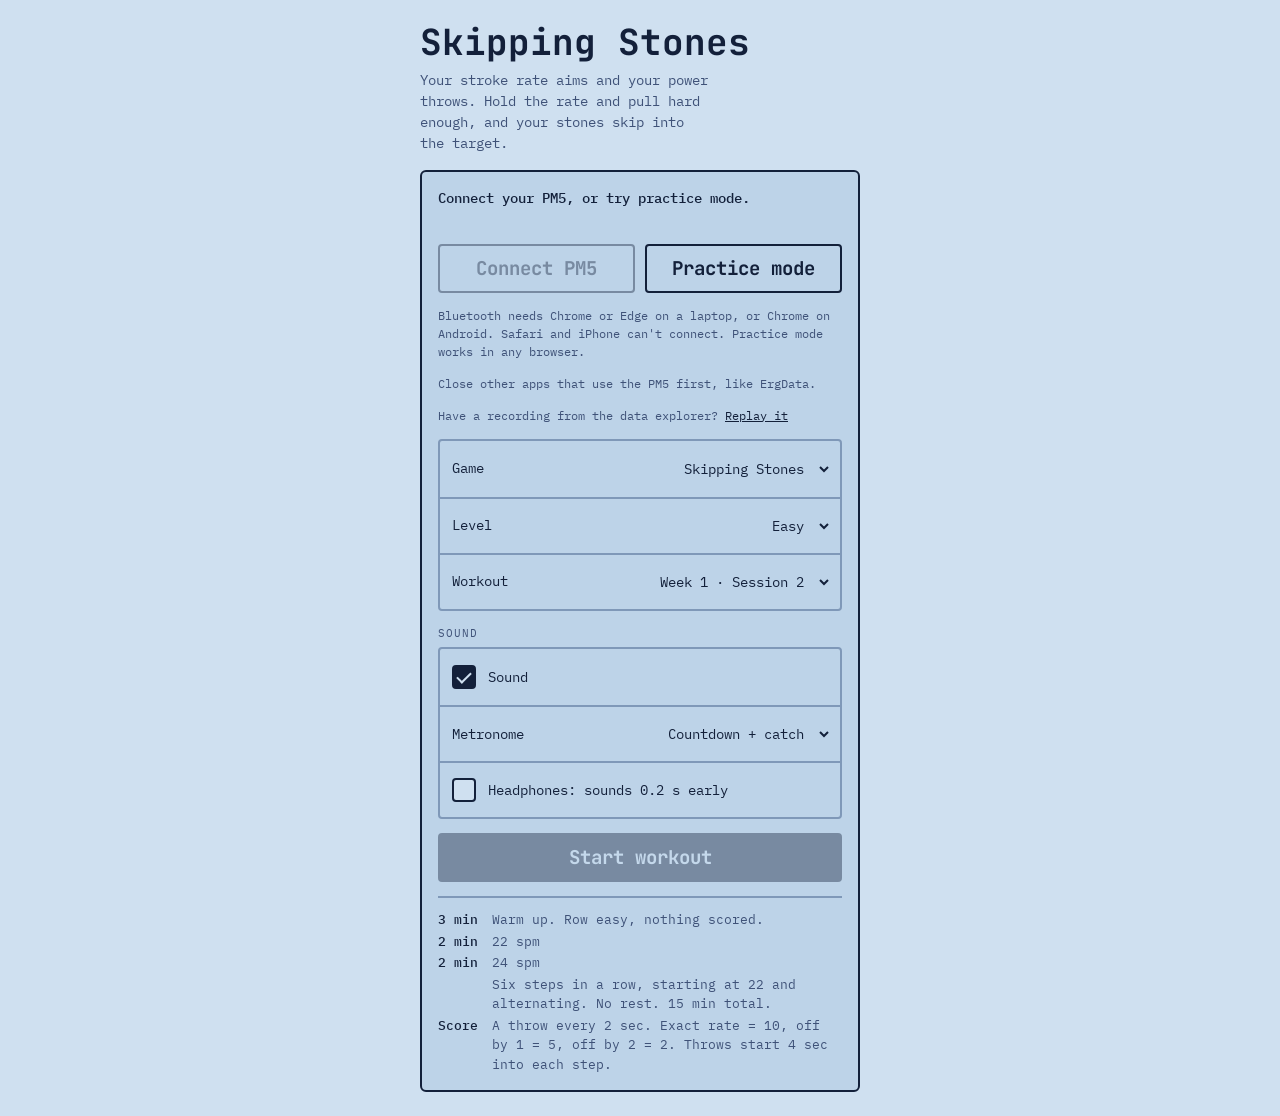
<file: index.html>
<!doctype html>
<html lang="en">
<head>
<meta charset="utf-8">
<meta name="viewport" content="width=device-width, initial-scale=1, viewport-fit=cover">
<title>Skipping Stones</title>
<link rel="preconnect" href="https://fonts.googleapis.com">
<link rel="preconnect" href="https://fonts.gstatic.com" crossorigin>
<link href="https://fonts.googleapis.com/css2?family=IBM+Plex+Mono:wght@400;500&family=JetBrains+Mono:wght@500;700&display=swap" rel="stylesheet">
<link rel="stylesheet" href="style.css">
</head>
<body>
<main class="wrap">
  <header id="top">
    <h1>Skipping Stones</h1>
    <p class="lede">Your stroke rate aims and your power throws. Hold the rate and pull hard enough, and your stones skip into the target.</p>
  </header>

  <!-- SETUP -->
  <section id="setup" class="panel">
    <p id="status" class="status">Connect your PM5, or try practice mode.</p>
    <div class="row">
      <button id="btn-connect" class="btn" type="button">Connect PM5</button>
      <button id="btn-practice" class="btn" type="button">Practice mode</button>
    </div>
    <p id="support" class="note" hidden>Bluetooth needs Chrome or Edge on a laptop, or Chrome on Android. Safari and iPhone can't connect. Practice mode works in any browser.</p>
    <p class="note">Close other apps that use the PM5 first, like ErgData.</p>
    <!-- For testing without rowing: plays back a file saved by the data explorer (lab.html) -->
    <p class="note">Have a recording from the data explorer? <button id="btn-replay" class="link" type="button">Replay it</button></p>
    <input type="file" id="replay-file" accept=".json,application/json" hidden>
    <p id="live" class="live" hidden>Live stroke rate: <strong id="live-n">0</strong> spm</p>
    <!-- Settings as full-width rows: each row is one big tap target (at least 56 px tall) -->
    <div class="list">
      <!-- Two boards on the same rules: the rate aims. Skipping Stones adds power: a weak stroke sinks the stone short. -->
      <label class="setting" for="game-pick">Game
        <select id="game-pick">
          <option value="stones" selected>Skipping Stones</option>
          <option value="darts">Pyramid Darts</option>
        </select>
      </label>
      <!-- The power minimum. Easy suits a first try; Medium and Hard ask for more watts. -->
      <label class="setting" for="level">Level
        <select id="level">
          <option value="easy" selected>Easy</option>
          <option value="medium">Medium</option>
          <option value="hard">Hard</option>
        </select>
      </label>
      <label class="setting" for="workout">Workout
        <select id="workout">
          <option value="w1s2" selected>Week 1 · Session 2</option>
          <option value="w1s1">Week 1 · Session 1</option>
        </select>
      </label>
    </div>
    <div class="group">
      <p class="label">Sound</p>
      <div class="list">
        <label class="setting" for="sound"><input type="checkbox" id="sound" checked> Sound</label>
        <label class="setting" for="metro">Metronome
          <select id="metro">
            <option value="off">Off</option>
            <option value="catch">Catch only</option>
            <option value="count" selected>Countdown + catch</option>
          </select>
        </label>
        <label class="setting" for="early"><input type="checkbox" id="early"> Headphones: sounds 0.2 s early</label>
      </div>
    </div>
    <!-- Shown when a workout was cut short, for example by a reload or a dead battery -->
    <div class="resume" id="resume-box" hidden>
      <p class="status" id="resume-text"></p>
      <div class="row">
        <button id="btn-continue" class="btn primary" type="button" disabled>Resume</button>
        <button id="btn-discard" class="btn" type="button">Discard</button>
      </div>
    </div>
    <button id="btn-start" class="btn primary" type="button" disabled>Start workout</button>
    <dl class="plan" id="plan"></dl>
  </section>

  <!-- GAME -->
  <section id="game" class="panel" hidden>
    <div class="hud">
      <div class="cell"><div class="label">Score</div><div class="value" id="h-score">0</div></div>
      <div class="cell"><div class="label">Step left</div><div class="value" id="h-time">0:00</div></div>
      <div class="cell"><div class="label" id="h-round-label">Interval</div><div class="value" id="h-round">–</div></div>
      <!-- One corner button: pause while rowing, resume while paused -->
      <button id="btn-pause" class="btn icon" type="button" aria-label="Pause">
        <svg class="i-pause" viewBox="0 0 24 24" aria-hidden="true"><rect x="6" y="5" width="4" height="14" rx="1"/><rect x="14" y="5" width="4" height="14" rx="1"/></svg>
        <svg class="i-play" viewBox="0 0 24 24" aria-hidden="true"><path d="M8 5v14l11-7z"/></svg>
      </button>
    </div>
    <div>
      <div class="phase-label" id="phase-label">GET READY</div>
      <p class="phase-sub" id="phase-sub"></p>
    </div>
    <!-- What you see while rowing. Hidden while paused. -->
    <div class="stack" id="playing">
      <div class="board-wrap"><canvas id="board" role="img" aria-label="Target board. Your stroke rate moves the crosshair up when you are too fast and down when you are too slow."></canvas></div>
      <div class="readout">
        <div><div class="label">Target</div><div class="big"><span id="r-target">–</span> <small>spm</small></div></div>
        <div><div class="label">You</div><div class="big"><span id="r-you">0</span> <small>spm</small></div></div>
      </div>
      <div class="delta" id="delta" aria-live="polite"></div>
      <!-- The last stroke: its watts, and its power curve (where in the drive you pushed).
           Appears once the PM5 sends a stroke, so practice mode looks the same as before. -->
      <div class="power" id="power" hidden>
        <div class="power-head">
          <div class="label">Power curve · lbf</div>
          <div class="watts" id="r-watts">–</div>
        </div>
        <div class="curve-wrap"><canvas id="curve" role="img" aria-label="Graph of how hard you pulled during the last stroke. The faint line is the stroke before."></canvas></div>
      </div>
      <div class="practice" id="practice" hidden>
        <button class="btn" id="btn-down" type="button" aria-label="Lower stroke rate">−</button>
        <span>Practice: use the arrow keys or these buttons to set your rate.</span>
        <button class="btn" id="btn-up" type="button" aria-label="Raise stroke rate">+</button>
      </div>
      <p class="note" id="link"></p>
    </div>
    <!-- The pause menu. More options (like mute) can be added here later. -->
    <div class="stack menu" id="menu" hidden>
      <p class="status" id="menu-msg" hidden></p>
      <button id="btn-reconnect" class="btn primary" type="button" hidden>Reconnect PM5</button>
      <!-- Backup after a failed reconnect: the device picker, like on the start screen -->
      <button id="btn-pick" class="btn" type="button" hidden>Choose PM5 again</button>
      <button id="btn-resume" class="btn primary" type="button">Resume</button>
      <button id="btn-restart" class="btn" type="button">Restart step</button>
      <button id="btn-skip" class="btn" type="button" hidden>Skip warm-up</button>
      <button id="btn-end" class="btn" type="button">End workout</button>
      <p class="note" id="menu-timing" hidden></p>
      <p class="note" id="menu-hint">Space or Esc also pauses and resumes.</p>
    </div>
    <!-- Same settings as on the start screen, so they can change mid-row. A separate box from the
         buttons, so in landscape the buttons can sit on the left and the settings on the right. -->
    <div class="stack menu" id="menu-settings" hidden>
      <div class="group">
        <p class="label">Power</p>
        <div class="list">
          <label class="setting" for="level-menu">Level
            <select id="level-menu">
              <option value="easy" selected>Easy</option>
              <option value="medium">Medium</option>
              <option value="hard">Hard</option>
            </select>
          </label>
        </div>
      </div>
      <div class="group">
        <p class="label">Sound</p>
        <div class="list">
          <label class="setting" for="metro-menu">Metronome
            <select id="metro-menu">
              <option value="off">Off</option>
              <option value="catch">Catch only</option>
              <option value="count" selected>Countdown + catch</option>
            </select>
          </label>
          <label class="setting" for="early-menu"><input type="checkbox" id="early-menu"> Headphones: sounds 0.2 s early</label>
        </div>
      </div>
    </div>
  </section>

  <!-- RESULTS -->
  <section id="results" class="panel" hidden>
    <h2>Workout done</h2>
    <div class="hud">
      <div class="cell"><div class="label">Score</div><div class="value" id="f-score">0</div></div>
      <div class="cell"><div class="label">On target</div><div class="value" id="f-pct">0%</div></div>
      <div class="cell"><div class="label">Bulls</div><div class="value" id="f-bulls">0</div></div>
    </div>
    <ul class="results-list" id="f-by"></ul>
    <p class="live" id="f-timing" hidden></p>
    <p class="note">On target means within 1 stroke per minute of the goal.</p>
    <button id="btn-again" class="btn primary" type="button">Row again</button>
  </section>
</main>

<script type="module">
import * as pm5 from './pm5.js';

(function () {
  'use strict';
  var $ = function (id) { return document.getElementById(id); };

  // ---- Workouts ----
  // Every workout adds up to exactly 15 min. Warm-up and cooldown fill what the main set leaves.
  var STEPS = [[90, 24], [60, 26], [30, 28]]; // W1S1: seconds, strokes per minute
  var PYRAMIDS = 3, PADDLE = 30, PADDLE_SPM = 20, COOL = 30; // W1S1: easy paddle after every step
  var READY = 5, SETTLE = 4, GAP = 2;
  var AHEAD = 0.1; // the metronome books each click this many seconds early, so it lands on time
  var EARLY = 0.2; // Bluetooth headphones play sound about 0.15-0.27 s late, so they get it this much sooner
  var WARM = { w1s2: 180, w1s1: 90 }, INTERVAL = 120; // W1S2: six 2 min steps

  var INFO = {
    w1s2: {
      eyebrow: 'Week 1 · Session 2',
      plan: [
        ['3 min', 'Warm up. Row easy, nothing scored.'],
        ['2 min', '22 spm'], ['2 min', '24 spm'],
        ['', 'Six steps in a row, starting at 22 and alternating. No rest. 15 min total.'],
        ['Score', 'A throw every 2 sec. Exact rate = 10, off by 1 = 5, off by 2 = 2. Throws start 4 sec into each step.']
      ]
    },
    w1s1: {
      eyebrow: 'Week 1 · Session 1',
      plan: [
        ['90 sec', 'Warm up. Row easy, nothing scored.'],
        ['90 sec', '24 spm'], ['60 sec', '26 spm'], ['30 sec', '28 spm'],
        ['30 sec', 'Paddle at about 20 spm after every step. Nothing scored.'],
        ['', 'Three pyramids, then a 30 sec cooldown. 15 min total.'],
        ['Score', 'A throw every 2 sec. Exact rate = 10, off by 1 = 5, off by 2 = 2. Throws start 4 sec into each step.']
      ]
    }
  };

  function buildTimeline(key) {
    var t = [], i;
    t.push({ kind: 'warm', len: WARM[key] });
    if (key === 'w1s2') {
      for (i = 0; i < 6; i++) t.push({ kind: 'row', len: INTERVAL, spm: i % 2 === 0 ? 22 : 24, round: i + 1 });
      return t;
    }
    // W1S1: a paddle follows every step, except the very last one,
    // which goes straight into the cooldown. 1:30 + 13:00 + 0:30 = 15:00.
    for (var r = 1; r <= PYRAMIDS; r++) {
      STEPS.forEach(function (s, j) {
        t.push({ kind: 'row', len: s[0], spm: s[1], round: r });
        var lastStep = (r === PYRAMIDS && j === STEPS.length - 1);
        if (!lastStep) t.push({ kind: 'paddle', len: PADDLE, round: r });
      });
    }
    t.push({ kind: 'cool', len: COOL });
    return t;
  }

  // ---- State ----
  var mode = null;          // 'pm5' or 'practice'
  var spm = 0;              // current stroke rate
  var game = 'stones';      // 'stones' or 'darts', picked on the start screen
  var powerLog = [], lastW = null; // watts of the last few strokes, and of the very last one
  var practiceSpm = 20;
  var running = false, rafId = 0, t0 = 0, total = 0;
  var timeline = [], roundsTotal = 6, wkey = 'w1s2', lastPhase = -1, lastSec = -1;
  var darts = [], popups = [], aimErr = 0, stats = null;
  var audio = null, wake = null, pmName = '';
  var paused = false, pausedAt = 0;          // pausedAt: the clock time when Pause was pressed
  var counting = false, countdownTimer = 0;  // the 3-2-1 before rowing again
  var settleUntil = 0;                       // no darts until this many seconds into the workout
  var snap = { i: -1 };                      // the score when the current step began, for Restart step
  var linkLost = false;                      // true while the PM5 is gone in the middle of a workout
  var beatAt = 0;                            // workout time (seconds) of the next metronome click
  var nextChime = null;                      // the step-change chime, once the last click of a step is booked
  var counts = [];                           // the countdown ticks booked for this stroke
  var beats = [];                            // the last few catch clicks (workout time), to time real catches against

  // ---- Helpers ----
  function setText(el, s) { if (el.textContent !== s) el.textContent = s; }
  function fmt(sec) { var m = Math.floor(sec / 60), s = sec % 60; return m + ':' + (s < 10 ? '0' : '') + s; }
  function show(id) {
    ['setup', 'game', 'results'].forEach(function (k) { $(k).hidden = (k !== id); });
    $('top').hidden = (id === 'game'); // no header while rowing, so the game gets the whole screen
  }
  function status(msg) { $('status').textContent = msg; }
  // Start, and Resume for a saved workout, work once the PM5 or practice mode is ready
  function ready(on) { $('btn-start').disabled = !on; $('btn-continue').disabled = !on; }

  // ---- Sound ----
  // at (optional): seconds from now, to book a note ahead
  function beep(freq, dur, vol, at) {
    if (!audio || !$('sound').checked) return;
    dur = dur || 0.12; vol = vol || 0.15;
    var o = audio.createOscillator(), g = audio.createGain(), t = audio.currentTime + Math.max(0, at || 0);
    o.type = 'square'; o.frequency.value = freq;
    o.connect(g); g.connect(audio.destination);
    g.gain.setValueAtTime(vol, t);
    g.gain.exponentialRampToValueAtTime(0.001, t + dur);
    o.start(t); o.stop(t + dur + 0.02);
  }
  var NOTE = { 22: 466, 24: 523, 26: 587, 28: 659 };
  // The countdown tick (3, 2, 1) on the way back to the catch. Softer than the catch,
  // and rising in pitch, so you can feel the catch coming and push on it instead of reacting late.
  // at: seconds from now, so the tick can be booked early and still land on time.
  var COUNT_NOTE = { 3: 880, 2: 1047, 1: 1319 };
  function tick(at, vol, freq) {
    if (!audio || !$('sound').checked) return;
    var o = audio.createOscillator(), g = audio.createGain(), t = audio.currentTime + Math.max(0, at);
    o.type = 'triangle'; o.frequency.value = freq;
    o.connect(g); g.connect(audio.destination);
    g.gain.setValueAtTime(vol, t);
    g.gain.exponentialRampToValueAtTime(0.001, t + 0.08);
    o.start(t); o.stop(t + 0.1);
  }
  // Step change: two notes on the way back before the next step's first catch,
  // so they never land on a click. Rising = the next step is faster, falling = easier.
  function chime(c, at) {
    var from = c.from.kind === 'row' ? NOTE[c.from.spm] : 392, to = c.to.kind === 'row' ? NOTE[c.to.spm] : 392;
    beep(from, 0.12, 0.12, at);
    beep(to, 0.18, 0.12, at + 0.15);
  }

  // ---- PM5 connection ----
  // Back to "not connected" on the start screen
  function lostToSetup() {
    spm = 0; mode = null; linkLost = false;
    status('PM5 disconnected. Press Connect PM5 to try again.');
    ready(false);
    $('live').hidden = true;
  }
  function onDrop() {
    // The PM5 is gone, so the button offers to connect again
    $('btn-connect').textContent = 'Connect PM5';
    $('btn-connect').disabled = false;
    if (mode !== 'pm5') return;
    if (running) {
      // Mid-workout: freeze the clock and offer to reconnect, so the session is not lost
      spm = 0; linkLost = true;
      holdInMenu();
    } else lostToSetup();
  }

  var BT_OFF = 'Bluetooth is off on this device. Turn it on and try again.';

  async function connectPM5() {
    stopReplay();
    status('Pick your PM5 from the list. Wake it up first by pulling the handle.');
    var pm = await pm5.connect({
      onStrokeRate: function (n) {
        spm = n;
        setText($('live-n'), String(spm));
      },
      onCatch: onCatch,
      onFinish: onStroke,
      onStrokePower: onStrokePower,
      onForceCurve: onForceCurve,
      onDisconnect: onDrop
    });
    pmName = pm.name;
    mode = 'pm5';
    spm = 0;
    // Show the connection on the button itself, so it is clear it worked
    $('btn-connect').textContent = 'PM5 connected';
    $('btn-connect').disabled = true;
    status('Connected to ' + pmName + '. Pull the handle and check the live rate below.');
    $('live').hidden = false;
    ready(true);
  }

  $('btn-connect').addEventListener('click', async function () {
    try { await connectPM5(); }
    catch (e) {
      // Bluetooth off comes first: Chrome reports it like a closed picker
      if (await pm5.isBluetoothOff(e)) status(BT_OFF);
      else if (e && e.name === 'NotFoundError') status('No PM5 picked. Press Connect PM5 to try again.');
      else status('Could not connect. Check that Bluetooth is on, wake the PM5 by pulling the handle, and close other apps that use it, like ErgData. (' + (e && e.message ? e.message : e) + ')');
    }
  });

  $('btn-practice').addEventListener('click', function () {
    stopReplay();
    mode = 'practice';
    practiceSpm = 20; spm = practiceSpm;
    $('live').hidden = true;
    status('Practice mode. You set your own rate with the arrow keys.');
    ready(true);
  });

  // ---- Replay a recorded row ----
  // A recording from lab.html plays as if the PM5 were live. Works in any browser.
  var replaying = null;
  function stopReplay() { if (replaying) { replaying.stop(); replaying = null; } }
  $('btn-replay').addEventListener('click', function () { $('replay-file').click(); });
  $('replay-file').addEventListener('change', async function () {
    var file = this.files[0];
    this.value = ''; // so the same file can be picked again
    if (!file) return;
    try {
      var rec = JSON.parse(await file.text());
      stopReplay();
      replaying = pm5.replay(rec, {
        onStrokeRate: function (n) { spm = n; setText($('live-n'), String(n)); },
        onCatch: onCatch,
        onFinish: onStroke,
        onStrokePower: onStrokePower,
        onForceCurve: onForceCurve
      });
      mode = 'replay'; spm = 0; pmName = replaying.name;
      status('Replaying ' + replaying.name + ' from ' + file.name + '. It loops until the workout ends.');
      $('live').hidden = false;
      ready(true);
    } catch (e) {
      status('Could not replay that file. ' + (e && e.message ? e.message : e));
    }
  });

  if (!pm5.isSupported()) {
    $('support').hidden = false;
    $('btn-connect').disabled = true;
  }

  // ---- Practice controls ----
  function nudge(d) {
    if (mode !== 'practice') return;
    practiceSpm = Math.max(0, Math.min(50, practiceSpm + d));
    spm = practiceSpm;
  }
  $('btn-up').addEventListener('click', function () { nudge(1); });
  $('btn-down').addEventListener('click', function () { nudge(-1); });
  document.addEventListener('keydown', function (e) {
    if (!running) return;
    // Space or Esc pauses and resumes. If a button has focus, Space presses
    // that button instead, so we let the browser handle it.
    var onButton = e.target.tagName === 'BUTTON';
    if (e.key === 'Escape' || (e.key === ' ' && !onButton)) { e.preventDefault(); togglePause(); return; }
    if (e.key === 'ArrowUp') { e.preventDefault(); nudge(1); }
    if (e.key === 'ArrowDown') { e.preventDefault(); nudge(-1); }
  });

  // ---- Canvas ----
  var cv = $('board'), ctx = cv.getContext('2d'), size = 0;
  var C = {};
  function readColors() {
    var cs = getComputedStyle(document.documentElement);
    ['bg', 'panel', 'ink', 'ink-soft', 'line', 'hit', 'miss'].forEach(function (k) { C[k] = cs.getPropertyValue('--' + k).trim(); });
  }
  function fit() {
    var s = Math.round(cv.getBoundingClientRect().width);
    if (!s || s === size) return;
    size = s;
    var dpr = window.devicePixelRatio || 1;
    cv.width = s * dpr; cv.height = s * dpr;
    ctx.setTransform(dpr, 0, 0, dpr, 0, 0);
  }
  new ResizeObserver(fit).observe(cv);
  var REDUCED = window.matchMedia('(prefers-reduced-motion: reduce)').matches;
  var EASE = REDUCED ? 1 : 0.25;

  // While paused or counting in, no frames run, so the board would keep old colors after a
  // light/dark switch. redraw() draws the last frame again with the current colors.
  var lastDraw = null;
  function redraw() { if (running && lastDraw) draw.apply(null, lastDraw); drawCurve(); }
  window.matchMedia('(prefers-color-scheme: dark)').addEventListener('change', function () { requestAnimationFrame(redraw); });

  function draw(p, now, inPhase, waiting) {
    lastDraw = [p, now, inPhase, waiting];
    // Read the theme colors every frame, not once at load. On iPhone (Bluefy) a read at load
    // can come back empty, and a canvas then draws everything black, unreadable in dark mode.
    // Reading here also follows the phone switching to dark mode mid-workout.
    readColors();
    fit();
    var s = size; if (!s) return;
    ctx.clearRect(0, 0, s, s);
    if (game === 'stones') { drawStones(p, now, inPhase, waiting); return; }
    var cx = s / 2, cy = s / 2, R = (s / 2) * 0.84, u = R / 3.5;
    var resting = p.kind !== 'row'; // warm-up, paddle and cooldown have no darts

    // rings: 3.5 / 2.5 / 1.5 / 0.5 spm from the goal
    ctx.globalAlpha = resting ? 0.3 : 1;
    ctx.lineWidth = 2; ctx.strokeStyle = C.ink;
    [3.5, 2.5, 1.5, 0.5].forEach(function (r) { ctx.beginPath(); ctx.arc(cx, cy, r * u, 0, Math.PI * 2); ctx.stroke(); });
    ctx.fillStyle = C.ink; ctx.globalAlpha = resting ? 0.08 : 0.18;
    ctx.beginPath(); ctx.arc(cx, cy, 0.5 * u, 0, Math.PI * 2); ctx.fill();

    // labels
    ctx.globalAlpha = 1;
    ctx.fillStyle = C['ink-soft'];
    ctx.font = "500 11px 'IBM Plex Mono', monospace";
    ctx.textAlign = 'center';
    ctx.fillText('▲ TOO FAST', cx, 16);
    ctx.fillText('▼ TOO SLOW', cx, s - 8);
    ctx.fillText('5', cx + 1.0 * u, cy + 4);
    ctx.fillText('2', cx + 2.0 * u, cy + 4);

    if (resting) {
      // No darts: show what this part is, your live rate, and the time left
      var title = { warm: 'WARM UP', paddle: 'PADDLE', cool: 'COOL DOWN' }[p.kind];
      var until = { warm: 'darts start in ', paddle: 'next step in ', cool: 'done in ' }[p.kind];
      ctx.fillStyle = C.ink;
      ctx.font = "700 34px 'JetBrains Mono', monospace";
      ctx.fillText(title, cx, cy - 14);
      ctx.font = "700 30px 'JetBrains Mono', monospace";
      ctx.fillText(spm + ' spm', cx, cy + 24);
      ctx.fillStyle = C['ink-soft'];
      ctx.font = "500 12px 'IBM Plex Mono', monospace";
      ctx.fillText(until + fmt(Math.ceil(p.len - inPhase)), cx, cy + 50);
      return;
    }

    // stuck darts (newest last), older ones fade
    var recent = darts.slice(-14);
    recent.forEach(function (d, i) {
      var a = 0.3 + 0.7 * ((i + 1) / recent.length);
      var px = cx + d.ux * u, py = cy - d.uy * u;
      ctx.globalAlpha = a; ctx.lineWidth = 2;
      ctx.beginPath(); ctx.arc(px, py, 5, 0, Math.PI * 2);
      if (d.pts > 0) { ctx.fillStyle = C.hit; ctx.fill(); ctx.strokeStyle = C.ink; ctx.stroke(); }
      else { ctx.strokeStyle = C.miss; ctx.stroke(); }
    });
    ctx.globalAlpha = 1;

    // point popups
    popups = popups.filter(function (q) { return now - q.born < 1200; });
    popups.forEach(function (q) {
      var age = (now - q.born) / 1200;
      ctx.globalAlpha = 1 - age;
      ctx.fillStyle = q.pts > 0 ? C.hit : C.miss;
      ctx.font = "700 18px 'JetBrains Mono', monospace";
      ctx.textAlign = 'left';
      ctx.fillText('+' + q.pts, cx + q.ux * u + 9, cy - q.uy * u - 9 - age * 10);
    });
    ctx.globalAlpha = 1;

    // live crosshair: up means too fast, down means too slow
    var target = Math.max(-4.3, Math.min(4.3, spm - p.spm));
    aimErr += (target - aimErr) * EASE;
    var ay = cy - aimErr * u;
    ctx.strokeStyle = C.ink; ctx.lineWidth = 2;
    ctx.setLineDash(waiting ? [3, 3] : []); // dashed while darts are on hold
    ctx.beginPath(); ctx.arc(cx, ay, 10, 0, Math.PI * 2); ctx.stroke();
    ctx.setLineDash([]);
    ctx.beginPath();
    ctx.moveTo(cx - 16, ay); ctx.lineTo(cx + 16, ay);
    ctx.moveTo(cx, ay - 16); ctx.lineTo(cx, ay + 16);
    ctx.stroke();
  }

  // ---- Skipping Stones board ----
  // Drawn on a 400 x 400 grid (the Figma frame) and scaled to the canvas. The lake is seen at an
  // angle, so rings are ellipses half as tall as they are wide. Top: a thin far shore. Middle: the
  // target. Bottom: power per stroke. Rate aims (up = too fast), as in the darts game.
  var SK = { cx: 200, cy: 150, u: 54, k: 0.5, from: { x: 340, y: 268 } }; // from: where the stone leaves your hand
  var HOPS = [0.3, 0.52, 0.68, 0.8, 0.9, 1];     // where each skip lands, as a share of the way to the target
  var HOP_AT = [0.28, 0.48, 0.64, 0.77, 0.89, 1]; // when it lands there, as a share of the flight time
  var HOP_UP = [58, 40, 28, 18, 12, 8];          // how high each hop arcs
  var RIPPLE = [20, 16, 12, 9, 7, 6];            // ripple size at each skip; they shrink with distance
  var SINK = 0.62;                               // a short throw sinks here, after 2 skips, clearly before the target
  var FLY = 900, FADE = 600;                     // ms for a full throw, and for a ripple to fade
  function drawStones(p, now, inPhase, waiting) {
    var cx = SK.cx, cy = SK.cy, u = SK.u, k = SK.k, z = size / 400;
    var resting = p.kind !== 'row', dim = resting ? 0.35 : 1;
    ctx.save(); ctx.scale(z, z);

    // far shore and water
    ctx.globalAlpha = 0.5; ctx.fillStyle = C.line; ctx.beginPath(); ctx.moveTo(0, 34);
    [[0, 20], [50, 8], [100, 18], [160, 4], [230, 20], [300, 10], [400, 18], [400, 34]].forEach(function (q) { ctx.lineTo(q[0], q[1]); });
    ctx.fill();
    ctx.globalAlpha = 1; ctx.fillStyle = C.panel; ctx.fillRect(0, 34, 400, 248);

    // rings: soft bands, then 3 px lines so they read from the seat
    function ring(r) { ctx.beginPath(); ctx.ellipse(cx, cy, r * u, r * u * k, 0, 0, Math.PI * 2); }
    ctx.fillStyle = C.ink;
    [[3.5, 0.10], [2.5, 0.16], [1.5, 0.10], [0.5, 0.34]].forEach(function (b) { ctx.globalAlpha = b[1] * dim; ring(b[0]); ctx.fill(); });
    ctx.lineWidth = 3; ctx.strokeStyle = C.ink;
    [[3.5, 0.55], [2.5, 0.7], [1.5, 0.85], [0.5, 1]].forEach(function (b) { ctx.globalAlpha = b[1] * dim; ring(b[0]); ctx.stroke(); });
    ctx.globalAlpha = 1; ctx.fillStyle = C['ink-soft']; ctx.textAlign = 'center';
    // Text sizes are on the 400 grid; a phone board is about 320 px, so 16 shows as about 13 px
    ctx.font = "500 16px 'IBM Plex Mono', monospace";
    ctx.fillText('▲ TOO FAST', cx, 52);
    ctx.fillText('▼ TOO SLOW', cx, 272);

    if (resting) {
      // No stones: what this part is, your live rate, and the time left
      var title = { warm: 'WARM UP', paddle: 'PADDLE', cool: 'COOL DOWN', ready: 'GET READY' }[p.kind];
      var until = { warm: 'stones start in ', paddle: 'next step in ', cool: 'done in ', ready: '' }[p.kind];
      ctx.fillStyle = C.ink;
      ctx.font = "700 30px 'JetBrains Mono', monospace"; ctx.fillText(title, cx, cy - 10);
      ctx.font = "700 26px 'JetBrains Mono', monospace"; ctx.fillText(spm + ' spm', cx, cy + 22);
      ctx.fillStyle = C['ink-soft']; ctx.font = "500 16px 'IBM Plex Mono', monospace";
      if (until) ctx.fillText(until + fmt(Math.ceil(p.len - inPhase)), cx, cy + 50);
    } else {
      // Each stone flies from your hand toward where the rate aimed it. at(s) is the point
      // a share s of the way there. A short throw skips twice, then sinks.
      popups = []; // stones show their own points
      darts.slice(-12).forEach(function (d, n, list) {
        var land = { x: cx + d.ux * u, y: cy - d.uy * u * k };
        function at(s) { return { x: SK.from.x + (land.x - SK.from.x) * s, y: SK.from.y + (land.y - SK.from.y) * s }; }
        var stops = d.short ? HOPS.slice(0, 2).concat(SINK) : HOPS;
        var last = stops.length - 1, landMs = REDUCED ? 0 : HOP_AT[last] * FLY, age = now - d.born;
        var end = at(stops[last]), col = d.short ? C.miss : C.hit;

        if (age < landMs) {
          // in flight: dotted arcs for the hops done so far, ripples where it touched, and the stone
          var q = age / FLY, i = 0;
          while (HOP_AT[i] <= q) i++;
          ctx.lineWidth = 3; ctx.setLineDash([2, 7]); ctx.lineCap = 'round';
          for (var j = 0; j <= i; j++) {
            var a = at(j ? stops[j - 1] : 0), b = at(stops[j]);
            ctx.globalAlpha = 1; ctx.strokeStyle = d.short && j === last ? C.miss : C.hit;
            ctx.beginPath(); ctx.moveTo(a.x, a.y); ctx.quadraticCurveTo((a.x + b.x) / 2, (a.y + b.y) / 2 - 2 * HOP_UP[j], b.x, b.y);
            if (j < i) ctx.stroke();
          }
          ctx.setLineDash([]);
          for (j = 0; j < i; j++) {
            var r0 = RIPPLE[j], t = (q - HOP_AT[j]) * FLY / FADE, c = at(stops[j]);
            if (t < 1) { ctx.globalAlpha = 1 - t; ctx.strokeStyle = C.hit; ctx.lineWidth = 2.5; ctx.beginPath(); ctx.ellipse(c.x, c.y, r0 * (1 + t), r0 * (1 + t) / 2, 0, 0, Math.PI * 2); ctx.stroke(); }
          }
          var from = at(i ? stops[i - 1] : 0), to = at(stops[i]), f = (q - (i ? HOP_AT[i - 1] : 0)) / (HOP_AT[i] - (i ? HOP_AT[i - 1] : 0));
          var sx = from.x + (to.x - from.x) * f, sy = from.y + (to.y - from.y) * f - HOP_UP[i] * Math.sin(Math.PI * f);
          ctx.globalAlpha = 1; ctx.fillStyle = C.ink; ctx.beginPath(); ctx.ellipse(sx, sy, 7, 4, 0, 0, Math.PI * 2); ctx.fill();
        } else {
          // landed: a small ring stays where it stopped, older ones fade
          var since = age - landMs;
          if (!REDUCED && since < FADE) { // the landing ripple spreads out
            ctx.globalAlpha = 1 - since / FADE; ctx.strokeStyle = col; ctx.lineWidth = 2;
            ctx.beginPath(); ctx.ellipse(end.x, end.y, 20 + 16 * since / FADE, (20 + 16 * since / FADE) / 2, 0, 0, Math.PI * 2); ctx.stroke();
          }
          ctx.globalAlpha = 0.35 + 0.65 * ((n + 1) / list.length);
          ctx.strokeStyle = col; ctx.fillStyle = col; ctx.lineWidth = 2;
          ctx.beginPath(); ctx.ellipse(end.x, end.y, 9, 4.5, 0, 0, Math.PI * 2); ctx.stroke();
          ctx.beginPath(); ctx.arc(end.x, end.y, 2.5, 0, Math.PI * 2); ctx.fill();
          if (since < 1200) { // the points, rising and fading
            var right = end.x > 230; // on the right half, put the text on the left so it stays on the board
            ctx.globalAlpha = 1 - since / 1200; ctx.fillStyle = col; ctx.textAlign = right ? 'right' : 'left';
            ctx.font = "700 20px 'JetBrains Mono', monospace";
            ctx.fillText(d.short ? '0 · short' : '+' + d.pts, end.x + (right ? -14 : 14), end.y - 10 - since / 120);
          }
        }
      });

      // crosshair: a ring with a full cross, where the rate is aiming now.
      // Drawn twice: wide in the background color first, then ink on top, so the
      // outline cuts it out from any stones underneath.
      var target = Math.max(-3.8, Math.min(3.8, spm - p.spm));
      aimErr += (target - aimErr) * EASE;
      var ay = cy - aimErr * u * k;
      [[C.bg, 9], [C.ink, 3]].forEach(function (s) {
        ctx.globalAlpha = 1; ctx.strokeStyle = s[0]; ctx.lineWidth = s[1]; ctx.lineCap = 'round';
        ctx.setLineDash(waiting ? [4, 4] : []); // dashed while stones are on hold
        ctx.beginPath(); ctx.arc(cx, ay, 11, 0, Math.PI * 2); ctx.stroke();
        ctx.setLineDash([]);
        ctx.beginPath(); ctx.moveTo(cx - 34, ay); ctx.lineTo(cx + 34, ay); ctx.moveTo(cx, ay - 24); ctx.lineTo(cx, ay + 24); ctx.stroke();
      });
    }

    // power: one bar per stroke, a dashed line at the minimum, and a dashed bar to aim the next stroke at
    // The bars top out at 318, under the header text, so a big stroke never runs into it
    var floor = floorFor(p), base = 392, ppw = 74 / 190;
    function wy(w) { return base - Math.min(w, 190) * ppw; }
    ctx.globalAlpha = 1; ctx.textAlign = 'left'; ctx.fillStyle = C['ink-soft'];
    ctx.font = "500 16px 'IBM Plex Mono', monospace";
    ctx.fillText('POWER · W', 12, 309);
    ctx.textAlign = 'right';
    if (lastW === null) ctx.fillText(mode === 'practice' ? 'Power needs a PM5' : 'Waiting for a stroke', 390, 309);
    else {
      // the one line to read mid-stroke, so it is the biggest text on the board
      var low = floor > 0 && lastW < floor;
      ctx.fillStyle = low ? C.miss : floor ? C.hit : C.ink; ctx.font = "700 26px 'JetBrains Mono', monospace";
      ctx.fillText(low ? 'PUSH +' + (floor - lastW) + ' W' : floor ? 'MIN ' + floor + ' W' : lastW + ' W', 390, 309);
    }
    var bw = 26, gap = 10, x0 = 61;
    powerLog.forEach(function (w, i) {
      ctx.globalAlpha = i === powerLog.length - 1 ? 1 : 0.5;
      ctx.fillStyle = floor > 0 && w < floor ? C.miss : C.hit;
      ctx.fillRect(x0 + i * (bw + gap), wy(w), bw, base - wy(w));
    });
    if (floor && mode !== 'practice') { // practice has no power, so no minimum to show
      var gx = x0 + 7 * (bw + gap);
      ctx.globalAlpha = 0.15; ctx.fillStyle = C.ink; ctx.fillRect(gx, wy(floor), bw, base - wy(floor));
      ctx.globalAlpha = 1; ctx.strokeStyle = C.ink; ctx.lineWidth = 2.5; ctx.setLineDash([5, 4]);
      ctx.strokeRect(gx, wy(floor), bw, base - wy(floor));
      ctx.strokeStyle = C['ink-soft']; ctx.lineWidth = 2; ctx.setLineDash([6, 5]);
      ctx.beginPath(); ctx.moveTo(12, wy(floor)); ctx.lineTo(388, wy(floor)); ctx.stroke();
      ctx.setLineDash([]);
    }
    ctx.restore();
  }

  // ---- Darts ----
  function throwDart(p, now) {
    var err = spm - p.spm, a = Math.abs(err);
    var pts = a === 0 ? 10 : a === 1 ? 5 : a === 2 ? 2 : 0;
    var r = a === 0 ? Math.random() * 0.3 : Math.min(a, 4.2);
    var ang;
    if (err > 0) ang = (20 + Math.random() * 140) * Math.PI / 180;
    else if (err < 0) ang = (200 + Math.random() * 140) * Math.PI / 180;
    else ang = Math.random() * Math.PI * 2;
    // Skipping Stones: the rate aims, the power throws. If the last stroke was under the
    // minimum, the stone sinks short and scores nothing. No watts yet (practice mode): it always reaches.
    var floor = floorFor(p), short = game === 'stones' && lastW !== null && floor > 0 && lastW < floor;
    if (short) pts = 0;
    // step: which step it was thrown in, so Restart step can take this step's throws back
    var d = { ux: r * Math.cos(ang), uy: r * Math.sin(ang), pts: pts, born: now, short: short, step: lastPhase };
    darts.push(d); popups.push(d);
    stats.score += pts; stats.darts++;
    if (a <= 1) stats.on++;
    if (a === 0) stats.bulls++;
    var b = stats.by[p.spm]; b.n++; if (a <= 1) b.on++;
    // No dart sound for now: it landed on its own 2 s timer and clashed with the metronome
  }

  // ---- Phase change ----
  function nextText(i) {
    var n = timeline[i + 1];
    if (!n) return 'Last step';
    if (n.kind === 'row') return 'Next: ' + n.spm + ' spm for ' + n.len + 's';
    if (n.kind === 'paddle') return 'Next: paddle ' + n.len + 's';
    if (n.kind === 'cool') return 'Next: cool down';
    return '';
  }
  function onPhase(p, i) {
    lastSec = -1;
    if (p.kind === 'ready') {
      setText($('phase-label'), 'GET READY');
      setText($('phase-sub'), 'Start rowing. First up: ' + p.spm + ' spm');
      setText($('h-round'), '–');
    } else if (p.kind === 'warm') {
      setText($('phase-label'), 'WARM UP');
      setText($('phase-sub'), 'Row easy for ' + fmt(p.len) + ' · ' + nextText(i));
      setText($('h-round'), '–');
    } else if (p.kind === 'row') {
      setText($('phase-label'), 'ROW AT ' + p.spm);
      setText($('phase-sub'), p.len + 's · ' + nextText(i));
      setText($('h-round'), p.round + '/' + roundsTotal);
    } else if (p.kind === 'paddle') {
      setText($('phase-label'), 'PADDLE');
      setText($('phase-sub'), 'Easy, about ' + PADDLE_SPM + ' spm · ' + nextText(i));
      setText($('h-round'), p.round + '/' + roundsTotal);
    } else {
      setText($('phase-label'), 'COOL DOWN');
      setText($('phase-sub'), 'Row easy to finish');
      setText($('h-round'), '–');
    }
  }

  // ---- Power: the last stroke's watts and force curve ----
  // The minimum per level, in watts at 22 spm, scaled up with the rate. From PLAN.md:
  // 70% of rankings from Concept2's 2025 30-minute results.
  // Darts only show it. Skipping Stones scores it: under the minimum, the stone sinks short.
  var FLOOR_22 = { easy: 85, medium: 111, hard: 136 };
  var curve = { points: null, previous: null }, scaleLbf = 200;
  var cvC = $('curve'), ctxC = cvC.getContext('2d');
  new ResizeObserver(drawCurve).observe(cvC);
  // The minimum for a step, or 0 for warm-up, paddles and cooldown
  function floorFor(p) { return p && p.kind === 'row' ? Math.round(FLOOR_22[$('level').value] * p.spm / 22) : 0; }
  function onStrokePower(w) {
    if (!running) return;
    lastW = w; powerLog = powerLog.concat(w).slice(-7); // Skipping Stones draws these as bars
    var floor = floorFor(timeline[lastPhase]), low = floor > 0 && w < floor, el = $('r-watts');
    setText(el, !floor ? w + ' W' : low ? w + ' W · push +' + (floor - w) : w + ' W · min ' + floor);
    el.classList.toggle('low', low);
    if (game === 'darts') $('power').hidden = false; // Skipping Stones shows power inside its board
  }
  function onForceCurve(points) {
    if (!running) return;
    curve.previous = curve.points; curve.points = points; // the faint line is the stroke before
    if (game === 'darts') { $('power').hidden = false; drawCurve(); }
  }
  // Pounds of force (lbf) on a fixed scale, like the PM5 graph, so an easy stroke stays low.
  // Left to right is one drive: legs first, then body, then arms.
  function drawCurve() {
    if (!curve.points) return;
    var box = cvC.getBoundingClientRect(), w = Math.round(box.width), h = Math.round(box.height);
    if (w < 50 || h < 30) return; // hidden (paused) or too small
    readColors();
    var dpr = window.devicePixelRatio || 1;
    if (cvC.width !== w * dpr || cvC.height !== h * dpr) { cvC.width = w * dpr; cvC.height = h * dpr; }
    ctxC.setTransform(dpr, 0, 0, dpr, 0, 0);
    ctxC.clearRect(0, 0, w, h);
    var peak = Math.max.apply(null, curve.points.concat([0]));
    if (peak > scaleLbf) scaleLbf = Math.ceil(peak / 50) * 50; // grows only for a harder stroke
    var pad = 4;
    function x(i, n) { return pad + (i / Math.max(n - 1, 1)) * (w - 2 * pad); }
    function y(p) { return h - pad - (p / scaleLbf) * (h - 2 * pad); }
    // a faint line every 50 lbf
    ctxC.strokeStyle = C.line; ctxC.lineWidth = 1;
    for (var m = 50; m < scaleLbf; m += 50) { ctxC.beginPath(); ctxC.moveTo(0, y(m)); ctxC.lineTo(w, y(m)); ctxC.stroke(); }
    function path(pts) { ctxC.beginPath(); pts.forEach(function (p, i) { if (i) ctxC.lineTo(x(i, pts.length), y(p)); else ctxC.moveTo(x(i, pts.length), y(p)); }); }
    ctxC.lineJoin = 'round'; ctxC.strokeStyle = C.ink;
    if (curve.previous) { ctxC.globalAlpha = 0.3; ctxC.lineWidth = 3; path(curve.previous); ctxC.stroke(); }
    // the latest stroke: a soft fill under a thick line, so its shape reads from the seat
    var pts = curve.points;
    path(pts); ctxC.lineTo(x(pts.length - 1, pts.length), y(0)); ctxC.lineTo(x(0, pts.length), y(0)); ctxC.closePath();
    ctxC.globalAlpha = 0.15; ctxC.fillStyle = C.ink; ctxC.fill();
    ctxC.globalAlpha = 1; ctxC.lineWidth = 4; path(pts); ctxC.stroke();
  }

  // ---- Catch timing ----
  // The PM5 reports each catch, so we can check whether you pushed on the click.
  // Each catch is measured from the nearest click: negative = before it, positive = after.
  // The number includes a small Bluetooth delay before the PM5's message arrives.
  // ---- Auto-pause ----
  // With a PM5 or a replay, stopping rowing pauses the workout, and the next stroke carries on.
  // The PM5 reports every finish (and most catches), so 6 s with neither means you have stopped.
  var IDLE = 6, lastStrokeAt = 0, autoPaused = false;
  function onStroke() {
    lastStrokeAt = performance.now();
    // Only a pause the game made itself resumes on a stroke. Not while the page is hidden.
    if (running && paused && autoPaused && !counting && !linkLost && !document.hidden) resume(true);
  }

  function onCatch() {
    onStroke();
    if (!running || paused || counting || $('metro').value === 'off' || !beats.length) return;
    var el = (performance.now() - t0) / 1000, off = null;
    beats.forEach(function (b) { if (off === null || Math.abs(el - b) < Math.abs(off)) off = el - b; });
    stats.timing.push(Math.round(off * 1000)); // milliseconds, to keep the saved progress small
  }
  // For example "your push started 0.12 s after the click (middle of 40 catches). 55% were within 0.15 s."
  function timingText() {
    var t = stats && stats.timing;
    if (!t || t.length < 5) return '';
    var sorted = t.slice().sort(function (a, b) { return a - b; });
    var med = sorted[Math.floor(sorted.length / 2)] / 1000;
    var near = t.filter(function (x) { return Math.abs(x) <= 150; }).length;
    var when = Math.abs(med) < 0.03 ? 'on the click' : Math.abs(med).toFixed(2) + ' s ' + (med > 0 ? 'after' : 'before') + ' the click';
    return 'your push started ' + when + ' (middle of ' + t.length + ' catches). ' + Math.round(near / t.length * 100) + '% were within 0.15 s.';
  }

  // ---- Main loop ----
  function frame(now) {
    if (!running || paused) return;
    var el = (now - t0) / 1000;
    if (el >= total) { finish(); return; }
    if (mode !== 'practice' && now - lastStrokeAt > IDLE * 1000) { pause(true); return; } // stopped rowing
    var i = 0;
    while (i < timeline.length - 1 && el >= timeline[i].start + timeline[i].len) i++;
    var p = timeline[i], inPhase = el - p.start;
    if (i !== lastPhase) {
      // Only a new step gets a snapshot, not a resume in the middle of one
      if (i !== snap.i) snap = { i: i, score: stats.score, darts: stats.darts, on: stats.on, bulls: stats.bulls, by: JSON.stringify(stats.by) };
      lastPhase = i; onPhase(p, i);
    }

    // Darts wait 4 s at the start of each step, and again after a pause
    var waiting = p.kind === 'row' && (inPhase < SETTLE || el < settleUntil);
    if (p.kind === 'row' && !waiting) {
      var k = Math.floor((inPhase - SETTLE) / GAP);
      if (k > p.thrown) { p.thrown = k; throwDart(p, now); }
    }

    // Metronome: a sound on every catch. Each catch takes its rate from the step it
    // falls in, so the new tempo starts on the first catch of the next step.
    // Warm-up, paddles and cooldown are softer, at the easy paddle rate.
    // ear: the workout time by the time a sound reaches you. With headphones it is ahead of the clock.
    var ear = el + ($('early').checked ? EARLY : 0);
    if (beatAt - ear < AHEAD && beatAt < total) {
      var j = beatAt < p.start + p.len ? i : i + 1, q = timeline[j];
      var gap = 60 / (q.kind === 'row' ? q.spm : PADDLE_SPM);
      var metro = $('metro').value, soft = q.kind === 'row' ? 1 : 0.5;
      var last = timeline[j + 1] && beatAt + gap >= q.start + q.len; // the last catch of this step
      // The catch: short, sharp and loud, so it cuts through the flywheel
      if (metro !== 'off') beep(1760, 0.05, 0.3 * soft, beatAt - ear);
      beats = beats.concat(beatAt).slice(-3);
      // Countdown: 3 at the planned finish (a third into the stroke, for a 1:2 drive to recovery),
      // then 2 and 1 spread evenly over the way back. On the last stroke of a step the chime replaces the 3.
      if (metro === 'count') {
        counts = [3, 2, 1].map(function (n, k) { return { at: beatAt + gap / 3 + k * 2 * gap / 9, n: n, vol: 0.15 * soft }; });
        if (last) counts.shift();
      }
      if (last) nextChime = { at: beatAt + gap * (metro === 'count' ? 1 / 3 : 1 / 2), from: q, to: timeline[j + 1] };
      beatAt += gap;
    }
    while (counts.length && counts[0].at - ear < AHEAD) { var c = counts.shift(); tick(c.at - ear, c.vol, COUNT_NOTE[c.n]); }
    if (nextChime && nextChime.at - ear < AHEAD) { chime(nextChime, nextChime.at - ear); nextChime = null; }

    var left = Math.ceil(p.len - inPhase);
    if (left !== lastSec) {
      lastSec = left;
      saveProgress(el); // once a second, so a crash loses at most a second
    }

    setText($('h-score'), String(stats.score));
    setText($('h-time'), fmt(left));
    setText($('r-target'), p.kind === 'row' ? String(p.spm) : '–');
    setText($('r-you'), String(spm));

    var d = $('delta'), txt = '', hit = false;
    if (p.kind === 'paddle') txt = 'Paddle easy';
    else if (p.kind === 'warm' || p.kind === 'cool') txt = 'Row easy';
    else if (p.kind === 'ready') txt = 'Start rowing';
    else if (spm === 0) txt = 'Waiting for strokes';
    else {
      var err = spm - p.spm;
      if (err === 0) { txt = 'On the bull'; hit = true; }
      else if (err > 0) txt = 'Slow down ' + err;
      else txt = 'Speed up ' + (-err);
    }
    setText(d, txt);
    d.classList.toggle('hit', hit);

    draw(p, now, inPhase, waiting);
    rafId = requestAnimationFrame(frame);
  }

  // ---- Start / finish ----
  async function lock() { try { wake = await navigator.wakeLock.request('screen'); } catch (e) { wake = null; } }
  function unlock() { try { if (wake) wake.release(); } catch (e) { } wake = null; }

  // from: saved progress to pick up from, or nothing for a fresh start
  function start(from) {
    clearProgress();
    wkey = from ? from.workout : $('workout').value;
    timeline = buildTimeline(wkey);
    roundsTotal = wkey === 'w1s2' ? 6 : PYRAMIDS;
    setText($('h-round-label'), wkey === 'w1s2' ? 'Interval' : 'Pyramid');
    var acc = 0, by = {};
    timeline.forEach(function (p) {
      p.start = acc; p.thrown = -1; acc += p.len;
      if (p.kind === 'row' && !by[p.spm]) by[p.spm] = { n: 0, on: 0 };
    });
    total = acc;
    stats = from ? from.stats : { score: 0, darts: 0, on: 0, bulls: 0, by: by };
    stats.timing = stats.timing || []; // saved progress from before this feature has none
    // After a reload, the last stones come back, landed. Their throw times came from the old page's
    // clock, so they are set to "long ago": no flight, no points popup.
    darts = from && from.darts ? from.darts.map(function (d) { d.born = -Infinity; return d; }) : [];
    popups = []; aimErr = 0; lastPhase = -1; lastSec = -1; beatAt = 0; nextChime = null; counts = []; beats = [];
    paused = false; counting = false; settleUntil = 0; snap = from ? from.snap : { i: -1 };
    showMenu(false);
    if (!audio) { try { audio = new (window.AudioContext || window.webkitAudioContext)(); } catch (e) { audio = null; } }
    if (audio && audio.state === 'suspended') audio.resume();
    $('practice').hidden = (mode !== 'practice');
    curve = { points: null, previous: null }; $('power').hidden = true; setText($('r-watts'), '–'); // shows again on the first stroke
    game = $('game-pick').value; powerLog = []; lastW = null;
    setText($('link'), mode === 'pm5' ? 'Reading stroke rate from ' + pmName
      : mode === 'replay' ? 'Replaying ' + pmName + '. No rower needed.'
      : 'Practice mode. Rate is set by you.');
    show('game');
    lock();
    running = true;
    t0 = performance.now();
    lastStrokeAt = t0; // 6 s to get on the handle before auto-pause
    if (from) {
      // Set the clock as if the saved time has already passed, then wait in
      // the pause menu so you resume when you are on the handle
      t0 -= from.elapsed * 1000;
      var i = 0;
      while (i < timeline.length - 1 && from.elapsed >= timeline[i].start + timeline[i].len) i++;
      var p = timeline[i], inPhase = from.elapsed - p.start;
      if (p.kind === 'row') p.thrown = Math.floor((inPhase - SETTLE) / GAP); // darts already thrown in this step
      lastPhase = i;
      setText($('h-score'), String(stats.score));
      setText($('h-time'), fmt(Math.ceil(p.len - inPhase)));
      setText($('h-round'), p.round ? p.round + '/' + roundsTotal : '–');
      pause();
      return;
    }
    rafId = requestAnimationFrame(frame);
  }

  // ---- Pause / resume ----
  function phaseName(p) {
    return p.kind === 'row' ? 'Row at ' + p.spm : { warm: 'Warm-up', paddle: 'Paddle', cool: 'Cool down' }[p.kind];
  }
  // Shows either the pause menu or the rowing view
  function showMenu(on) {
    $('menu').hidden = $('menu-settings').hidden = !on;
    $('playing').hidden = on;
    $('btn-pause').classList.toggle('is-paused', on);
    $('btn-pause').setAttribute('aria-label', on ? 'Resume' : 'Pause');
    // Without the PM5 you can't resume, so grey out the corner button and drop the key hint
    $('btn-pause').disabled = on && linkLost;
    $('menu-hint').hidden = on && linkLost;
  }
  function openMenu() {
    var p = timeline[lastPhase], el = Math.floor((pausedAt - t0) / 1000);
    setText($('phase-label'), 'PAUSED');
    setText($('phase-sub'), fmt(el) + ' of ' + fmt(total) + ' · ' + phaseName(p));
    $('btn-skip').hidden = (p.kind !== 'warm');
    $('btn-restart').hidden = (p.kind !== 'row'); // only scored steps can be restarted
    // Without the PM5 you can only reconnect or end the workout
    $('menu-msg').hidden = !linkLost && !autoPaused;
    if (autoPaused) setText($('menu-msg'), 'Paused: no strokes for ' + IDLE + ' s. Start rowing to carry on.');
    $('btn-reconnect').hidden = !linkLost;
    $('btn-resume').hidden = linkLost;
    $('btn-pick').hidden = true; // only shown after a reconnect fails
    var tt = timingText();
    $('menu-timing').hidden = !tt;
    setText($('menu-timing'), tt ? 'So far: ' + tt : '');
    if (linkLost) {
      // No "pull the handle" here: mid-workout the PM5 is already awake.
      // After "Disconnect app" in its menu, the PM5 refuses apps until this is pressed.
      setText($('menu-msg'), 'PM5 disconnected. If the PM5 shows Re-enable App Connection, press it. Then press Reconnect.');
      $('btn-restart').hidden = true; $('btn-skip').hidden = true;
    }
    showMenu(true);
    $(linkLost ? 'btn-reconnect' : 'btn-resume').focus(); // so Space or Enter does the main thing
  }
  // auto: the game paused itself because the strokes stopped
  function pause(auto) {
    paused = true; autoPaused = !!auto;
    if (auto) beep(392, 0.2, 0.12); // one low note, so you hear that it stopped
    pausedAt = performance.now();
    cancelAnimationFrame(rafId); // the clock, darts and beeps all stop. The screen stays awake.
    saveProgress((pausedAt - t0) / 1000);
    openMenu();
  }
  // Counts 3-2-1 with beeps, then the clock moves on from where it stopped.
  // now: no count-in, for a stroke after an auto-pause (the stroke is the count)
  function resume(now) {
    counting = true; autoPaused = false;
    showMenu(false); // the corner button shows Pause again, and can stop the countdown
    var n = now ? 0 : 3;
    (function tick() {
      if (n > 0) {
        setText($('phase-label'), String(n));
        setText($('phase-sub'), 'Get ready to row');
        redraw(); // the board shows again here, so bring its colors up to date
        beep(784, 0.08, 0.1);
        n--;
        countdownTimer = setTimeout(tick, 1000);
        return;
      }
      counting = false; paused = false;
      t0 += performance.now() - pausedAt;                       // skip over the paused time
      settleUntil = (performance.now() - t0) / 1000 + SETTLE;   // a few seconds to get back up to rate
      beatAt = (performance.now() - t0) / 1000;                 // the first click comes right after the count-in
      nextChime = null; counts = []; beats = [];              // a restart or skip may have moved the clock
      lastPhase = -1;                                           // shows the step label again
      lastStrokeAt = performance.now();                         // 6 s to take a stroke before auto-pause
      rafId = requestAnimationFrame(frame);
    })();
  }
  // Pause now, or if a countdown is running, stop it and show the menu
  function holdInMenu() {
    if (!paused) pause();
    else { clearTimeout(countdownTimer); counting = false; openMenu(); }
  }
  function togglePause() {
    if (!running) return;
    if (!paused || counting) holdInMenu();
    else if (!linkLost) resume(); // no resuming without the PM5
  }

  // Leaving the page (another tab, a locked phone) pauses the workout.
  // Coming back asks for the screen lock again, since the browser drops it.
  document.addEventListener('visibilitychange', function () {
    if (!running) return;
    if (document.hidden) { if (!paused || counting) holdInMenu(); }
    else { lock(); requestAnimationFrame(redraw); } // the theme may have changed while away
  });

  function finish() {
    clearTimeout(countdownTimer); paused = false; counting = false;
    if (linkLost) lostToSetup(); // the start screen should say the PM5 is gone
    clearProgress();             // finished or ended on purpose, so nothing to resume
    running = false; cancelAnimationFrame(rafId); unlock();
    if (stats.darts > 0) beep(1047, 0.35, 0.12);
    var pct = stats.darts ? Math.round(stats.on / stats.darts * 100) : 0;
    $('f-score').textContent = String(stats.score);
    $('f-pct').textContent = pct + '%';
    $('f-bulls').textContent = String(stats.bulls);
    var ul = $('f-by'); ul.innerHTML = '';
    Object.keys(stats.by).map(Number).sort(function (a, b) { return a - b; }).forEach(function (r) {
      var b = stats.by[r], li = document.createElement('li');
      li.textContent = r + ' spm: ' + (b.n ? Math.round(b.on / b.n * 100) + '% on target' : 'no throws') + ' (' + b.n + ' throws)';
      ul.appendChild(li);
    });
    var tt = timingText();
    $('f-timing').hidden = !tt;
    $('f-timing').textContent = tt ? 'Catch timing: ' + tt : '';
    show('results');
  }

  function showPlan() {
    var key = $('workout').value, info = INFO[key], dl = $('plan');
    dl.innerHTML = '';
    info.plan.forEach(function (row) {
      var dt = document.createElement('dt'), dd = document.createElement('dd');
      dt.textContent = row[0]; dd.textContent = row[1];
      dl.appendChild(dt); dl.appendChild(dd);
    });
  }
  // Remember the last workout picked, so the page opens on it next time.
  // Storage can be blocked (private browsing), so reads and writes are wrapped.
  var SAVE_KEY = 'erg-games-workout';
  function saveChoice() {
    try { localStorage.setItem(SAVE_KEY, JSON.stringify({ workout: $('workout').value, game: $('game-pick').value, level: $('level').value, metro: $('metro').value, early: $('early').checked })); } catch (e) { }
  }
  try {
    var saved = JSON.parse(localStorage.getItem(SAVE_KEY));
    // Only use saved values that are still real options
    if (saved && INFO[saved.workout]) $('workout').value = saved.workout;
    if (saved && (saved.game === 'darts' || saved.game === 'stones')) $('game-pick').value = saved.game;
    if (saved && FLOOR_22[saved.level]) $('level').value = $('level-menu').value = saved.level;
    if (saved && ['off', 'catch', 'count'].indexOf(saved.metro) >= 0) $('metro').value = $('metro-menu').value = saved.metro;
    if (saved) $('early').checked = $('early-menu').checked = !!saved.early;
  } catch (e) { }

  $('workout').addEventListener('change', function () { showPlan(); saveChoice(); });
  $('game-pick').addEventListener('change', saveChoice);
  // Level is on the start screen and in the pause menu too. Changing one changes both.
  $('level').addEventListener('change', function () { $('level-menu').value = this.value; saveChoice(); });
  $('level-menu').addEventListener('change', function () { $('level').value = this.value; saveChoice(); });
  // The metronome menu is on the start screen and in the pause menu. Changing one changes both.
  $('metro').addEventListener('change', function () { $('metro-menu').value = this.value; saveChoice(); });
  $('metro-menu').addEventListener('change', function () { $('metro').value = this.value; saveChoice(); });
  $('early').addEventListener('change', function () { $('early-menu').checked = this.checked; saveChoice(); });
  $('early-menu').addEventListener('change', function () { $('early').checked = this.checked; saveChoice(); });
  showPlan();

  // ---- Saved progress ----
  // While rowing, the workout saves its place every second and on every pause.
  // If the page reloads or the laptop dies, the start screen offers to pick up there.
  var SESSION_KEY = 'erg-games-session';
  var MAX_AGE = 12 * 60 * 60 * 1000; // older than 12 hours is not the same session
  var saved = null;
  function saveProgress(el) {
    try { localStorage.setItem(SESSION_KEY, JSON.stringify({ workout: wkey, elapsed: el, stats: stats, snap: snap, darts: darts.slice(-12), savedAt: Date.now() })); } catch (e) { }
  }
  function clearProgress() {
    saved = null;
    $('resume-box').hidden = true;
    $('btn-start').textContent = 'Start workout'; $('btn-start').classList.add('primary');
    try { localStorage.removeItem(SESSION_KEY); } catch (e) { }
  }
  try {
    var s = JSON.parse(localStorage.getItem(SESSION_KEY));
    if (s && INFO[s.workout] && Date.now() - s.savedAt < MAX_AGE) saved = s;
  } catch (e) { }
  if (saved) {
    var at = fmt(Math.floor(saved.elapsed));
    $('resume-text').textContent = 'Unfinished workout: ' + INFO[saved.workout].eyebrow + ', stopped at ' + at + '.';
    $('btn-continue').textContent = 'Resume at ' + at;
    $('resume-box').hidden = false;
    // Starting fresh throws the saved workout away, so it is not the filled, first-choice button
    $('btn-start').textContent = 'Start over'; $('btn-start').classList.remove('primary');
  }
  $('btn-continue').addEventListener('click', function () { if (saved) start(saved); });
  $('btn-discard').addEventListener('click', clearProgress);

  // Wrapped, so the click event is not passed in as saved progress
  $('btn-start').addEventListener('click', function () { start(); });
  $('btn-pause').addEventListener('click', togglePause);
  $('btn-resume').addEventListener('click', function () { resume(); }); // wrapped, so the click is not read as "now"
  // Reach the same PM5 again, with no device picker
  $('btn-reconnect').addEventListener('click', async function () {
    var btn = this;
    btn.disabled = true;
    btn.textContent = 'Reconnecting…'; // on the button too, big enough to see from the seat
    setText($('menu-msg'), 'Reconnecting…');
    try {
      await pm5.reconnect();
      if (!running) return; // the workout was ended while we waited
      linkLost = false;
      $('btn-connect').textContent = 'PM5 connected';
      $('btn-connect').disabled = true;
      openMenu(); // Resume is back
    } catch (e) {
      if (await pm5.isBluetoothOff(e)) { setText($('menu-msg'), BT_OFF); return; } // the list can't help until it's on
      setText($('menu-msg'), 'Could not reconnect. Check the PM5 for Re-enable App Connection, then try again, or choose it from the list.');
      $('btn-pick').hidden = false;
    } finally {
      btn.disabled = false; // runs even after the early return above
      btn.textContent = 'Reconnect PM5';
    }
  });
  // The backup: pick the PM5 from the browser's list. The workout stays where it was.
  $('btn-pick').addEventListener('click', async function () {
    try {
      await connectPM5();
      if (!running) return;
      linkLost = false;
      openMenu(); // Resume is back
    } catch (e) {
      if (await pm5.isBluetoothOff(e)) setText($('menu-msg'), BT_OFF);
      else if (!(e && e.name === 'NotFoundError')) setText($('menu-msg'), 'Could not connect. Check the PM5 for Re-enable App Connection, then try again.');
    }
  });
  $('btn-end').addEventListener('click', finish);
  // From the pause menu: undo this step's darts and score, go back to its start, then count in
  $('btn-restart').addEventListener('click', function () {
    if (!running || !paused) return;
    var p = timeline[snap.i];
    stats.score = snap.score; stats.darts = snap.darts; stats.on = snap.on; stats.bulls = snap.bulls;
    stats.by = JSON.parse(snap.by);
    darts = darts.filter(function (d) { return d.step !== snap.i; }); popups = [];
    p.thrown = -1;
    t0 = pausedAt - p.start * 1000;
    setText($('h-score'), String(stats.score));
    resume();
  });
  // From the pause menu: jump to the end of the warm-up, then count in
  $('btn-skip').addEventListener('click', function () {
    if (running && paused && timeline[1]) { t0 = pausedAt - timeline[1].start * 1000; resume(); }
  });
  $('btn-again').addEventListener('click', function () { show('setup'); });
})();
</script>
</body>
</html>
</file>
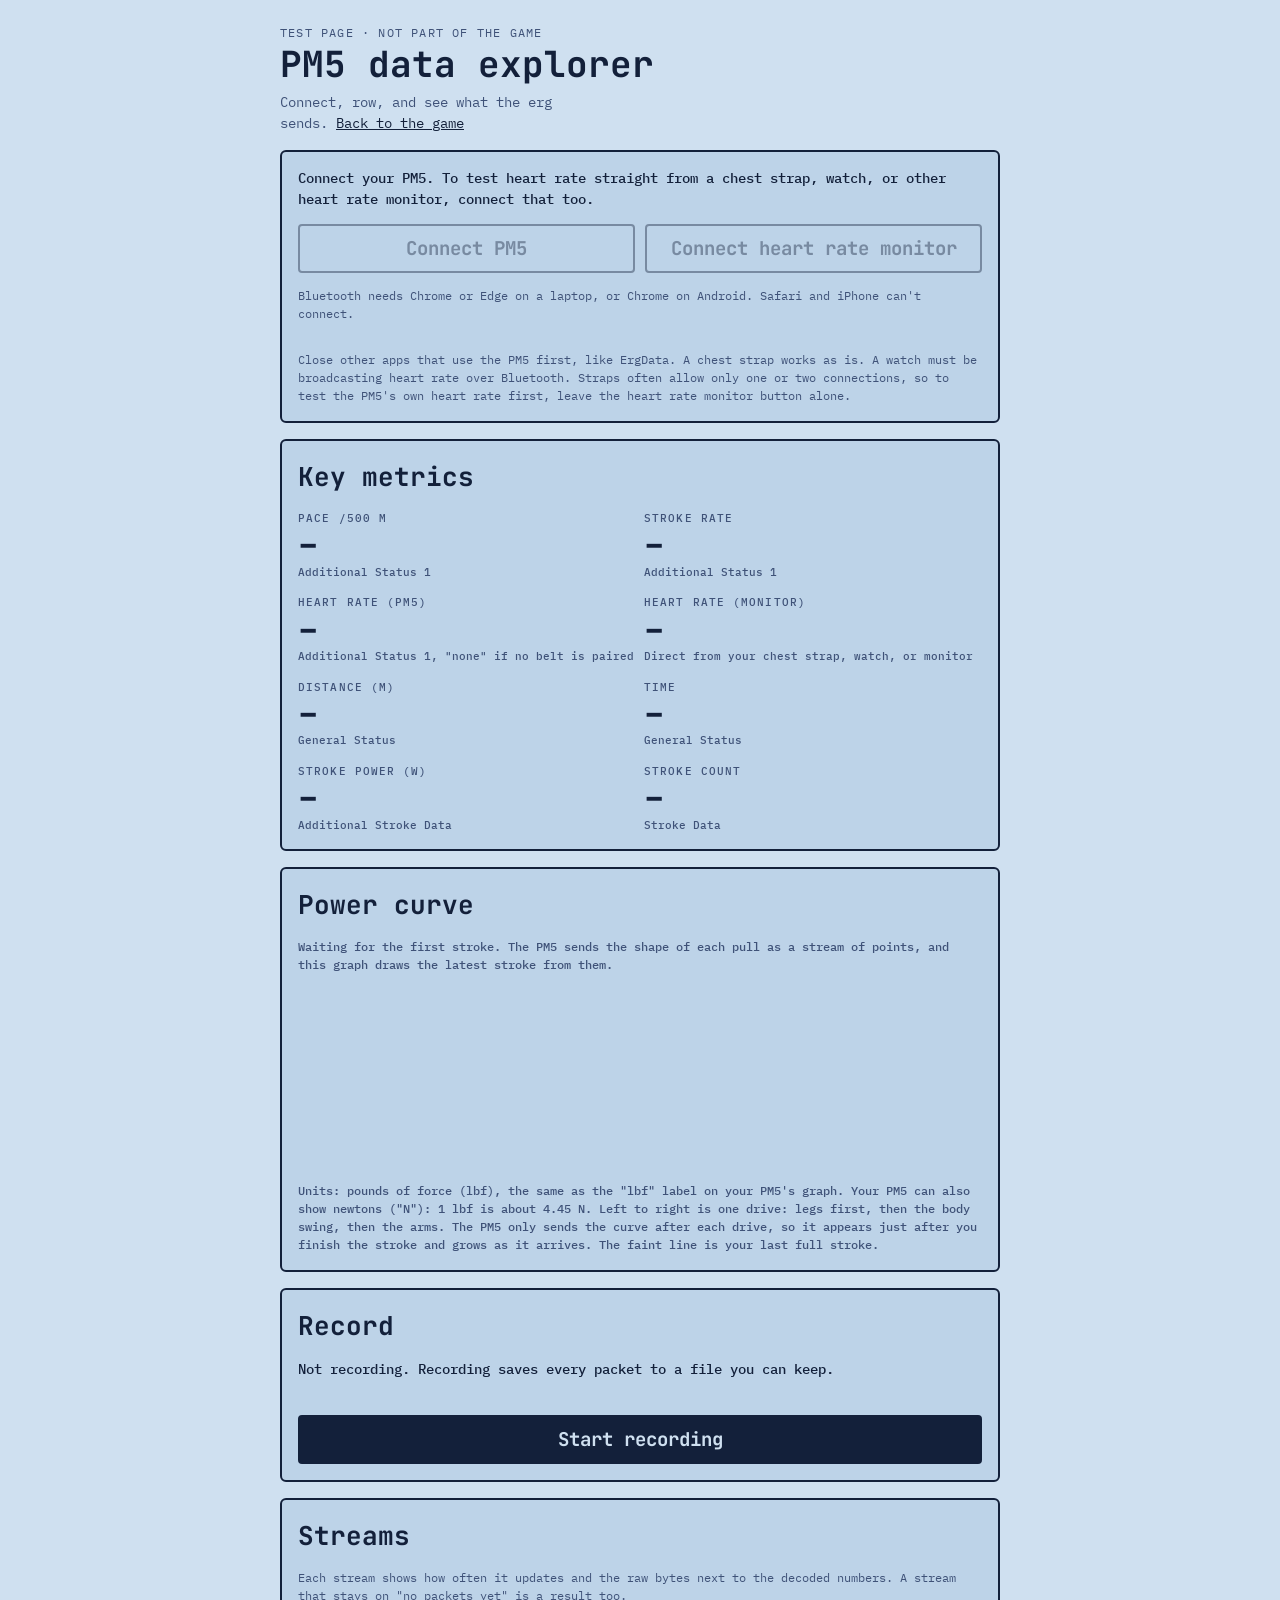
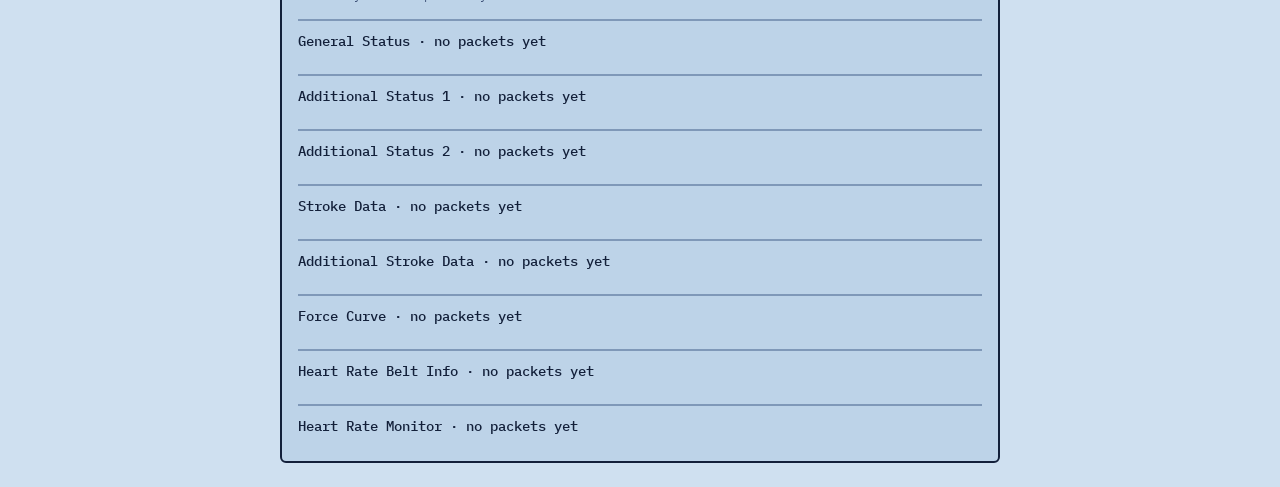
<file: lab.html>
<!doctype html>
<html lang="en">
<head>
<meta charset="utf-8">
<meta name="viewport" content="width=device-width, initial-scale=1, viewport-fit=cover">
<title>PM5 Data Explorer</title>
<link rel="preconnect" href="https://fonts.googleapis.com">
<link rel="preconnect" href="https://fonts.gstatic.com" crossorigin>
<link href="https://fonts.googleapis.com/css2?family=IBM+Plex+Mono:wght@400;500&family=JetBrains+Mono:wght@500;700&display=swap" rel="stylesheet">
<link rel="stylesheet" href="style.css">
<style>
/* Lab-only styles. The main look comes from style.css. */
.wrap { max-width: 720px; }
a { color: var(--ink); }
.metrics { display: grid; grid-template-columns: repeat(2, 1fr); gap: 14px 8px; }
.src { font-size: 11px; color: var(--ink-soft); }
.stream { border-top: 2px solid var(--line); padding-top: 10px; display: flex; flex-direction: column; gap: 4px; }
.stream-head { font-weight: 500; }
.raw { font-size: 12px; color: var(--ink-soft); word-break: break-all; }
.fields { margin: 0; display: grid; grid-template-columns: auto 1fr; gap: 2px 14px; font-size: 13px; }
.fields dt { color: var(--ink-soft); }
.fields dd { margin: 0; font-variant-numeric: tabular-nums; }
.awake { margin: 0; font-size: 12px; color: var(--ink-soft); }
/* The box sets the graph's size and the canvas is pinned to fill it, so the
   canvas's own built-in size can never push the layout around (it did on
   iPhone, which drew each stroke tiny and then stretched it). */
.graph { position: relative; height: 180px; }
.graph canvas { position: absolute; inset: 0; width: 100%; height: 100%; display: block; }

/* The live view (key metrics and power curve). On a laptop or a phone held
   upright these wrappers do nothing and the panels flow as usual. */
.live { display: contents; }

/* Phone on its side (like the holder on the PM5): the live view fills the
   screen, numbers on the left and the power curve on the right. */
@media (orientation: landscape) and (max-height: 500px) {
  body { padding-block: 0; }
  .wrap { max-width: none; gap: 8px; }
  .eyebrow, .lede, .note, .src { display: none; }
  h1 { font-size: 22px; }
  h2 { font-size: 16px; }
  .panel { padding: 10px; gap: 8px; }
  .status { min-height: 0; }

  .live { display: grid; grid-template-columns: 2fr 3fr; grid-template-rows: minmax(0, 1fr); height: 100dvh; }
  .live > .panel { height: 100%; min-width: 0; border: 0; border-radius: 0; }
  .live > .panel-curve { border-left: 2px solid var(--line); }
  .metrics { flex: 1; grid-template-columns: repeat(2, 1fr); align-content: space-evenly; gap: 8px 16px; }
  .metrics .label { font-size: 11px; }
  .metrics .value { font-size: min(10vh, 5vw); line-height: 1; }
  .graph { flex: 1; min-height: 0; height: auto; }
  #curve-info { display: block; margin: 0; } /* keep the peak readout */
}
</style>
</head>
<body>
<main class="wrap">
  <header>
    <p class="eyebrow">Test page · not part of the game</p>
    <h1>PM5 data explorer</h1>
    <p class="lede">Connect, row, and see what the erg sends. <a href="./">Back to the game</a></p>
  </header>

  <!-- CONNECT -->
  <section class="panel">
    <p id="status" class="status">Connect your PM5. To test heart rate straight from a chest strap, watch, or other heart rate monitor, connect that too.</p>
    <div class="row">
      <button id="btn-connect" class="btn" type="button">Connect PM5</button>
      <button id="btn-hr" class="btn" type="button">Connect heart rate monitor</button>
    </div>
    <p id="support" class="note" hidden>Bluetooth needs Chrome or Edge on a laptop, or Chrome on Android. Safari and iPhone can't connect.</p>
    <p id="awake" class="awake" aria-live="polite"></p>
    <p class="note">Close other apps that use the PM5 first, like ErgData. A chest strap works as is. A watch must be broadcasting heart rate over Bluetooth. Straps often allow only one or two connections, so to test the PM5's own heart rate first, leave the heart rate monitor button alone.</p>
  </section>

  <!-- LIVE VIEW: key metrics and power curve (full screen, side by side, on a phone on its side) -->
  <div class="live">

  <!-- KEY METRICS -->
  <section class="panel panel-metrics">
    <h2>Key metrics</h2>
    <div class="metrics">
      <div class="cell"><div class="label">Pace /500 m</div><div class="value" id="m-pace">–</div><div class="src">Additional Status 1</div></div>
      <div class="cell"><div class="label">Stroke rate</div><div class="value" id="m-spm">–</div><div class="src">Additional Status 1</div></div>
      <div class="cell"><div class="label">Heart rate (PM5)</div><div class="value" id="m-hr-pm5">–</div><div class="src">Additional Status 1, "none" if no belt is paired</div></div>
      <div class="cell"><div class="label">Heart rate (monitor)</div><div class="value" id="m-hr-monitor">–</div><div class="src">Direct from your chest strap, watch, or monitor</div></div>
      <div class="cell"><div class="label">Distance (m)</div><div class="value" id="m-dist">–</div><div class="src">General Status</div></div>
      <div class="cell"><div class="label">Time</div><div class="value" id="m-time">–</div><div class="src">General Status</div></div>
      <div class="cell"><div class="label">Stroke power (W)</div><div class="value" id="m-power">–</div><div class="src">Additional Stroke Data</div></div>
      <div class="cell"><div class="label">Stroke count</div><div class="value" id="m-strokes">–</div><div class="src">Stroke Data</div></div>
    </div>
  </section>

  <!-- POWER CURVE -->
  <section class="panel panel-curve">
    <h2>Power curve</h2>
    <p id="curve-info" class="note">Waiting for the first stroke. The PM5 sends the shape of each pull as a stream of points, and this graph draws the latest stroke from them.</p>
    <div class="graph"><canvas id="curve" role="img" aria-label="Graph of how hard you pulled during the last stroke"></canvas></div>
    <p class="note">Units: pounds of force (lbf), the same as the "lbf" label on your PM5's graph. Your PM5 can also show newtons ("N"): 1 lbf is about 4.45 N. Left to right is one drive: legs first, then the body swing, then the arms. The PM5 only sends the curve after each drive, so it appears just after you finish the stroke and grows as it arrives. The faint line is your last full stroke.</p>
  </section>

  </div>

  <!-- RECORD -->
  <section class="panel">
    <h2>Record</h2>
    <p id="rec-status" class="status">Not recording. Recording saves every packet to a file you can keep.</p>
    <button id="btn-rec" class="btn primary" type="button">Start recording</button>
  </section>

  <!-- STREAMS -->
  <section class="panel">
    <h2>Streams</h2>
    <p class="note">Each stream shows how often it updates and the raw bytes next to the decoded numbers. A stream that stays on "no packets yet" is a result too.</p>
    <div id="streams" style="display: flex; flex-direction: column; gap: 14px;"></div>
  </section>
</main>

<script type="module">
import * as pm5 from './pm5.js';

(function () {
  'use strict';
  var $ = function (id) { return document.getElementById(id); };

  // Every stream we expect: the PM5 ones, plus the heart rate monitor.
  var NAMES = pm5.STREAMS.map(function (s) { return s.name; }).concat(['Heart Rate Monitor']);
  var streams = {};     // name -> { count, first, last, hex, fields }
  var views = {};       // name -> { head, raw, fields, rows } (the page elements)
  var recording = null; // null, or { start, startedAt, packets }
  var pmName = '';

  // ---- Helpers ----
  function setText(el, s) { if (el.textContent !== s) el.textContent = s; }
  function status(msg) { $('status').textContent = msg; }
  function hex(v) {
    var out = [];
    for (var i = 0; i < v.byteLength; i++) out.push((v.getUint8(i) < 16 ? '0' : '') + v.getUint8(i).toString(16));
    return out.join(' ').toUpperCase();
  }
  function fmtTime(sec) {
    var t = Math.floor(sec), m = Math.floor(t / 60), s = t % 60;
    return m + ':' + (s < 10 ? '0' : '') + s;
  }
  function pace(sec) { return sec > 0 ? fmtTime(Math.round(sec)) : '–'; }
  function latest(name) { return streams[name] && streams[name].fields; }

  // ---- Power curve ----
  // The assembler glues the pieces of one stroke together, then we draw it.
  // Values are pounds of force (lbf), the same unit as the PM5 graph.
  // The scale is fixed, so an easy stroke stays low and a hard one draws tall.
  // Left to right is the drive: legs first, then back and arms.
  var scaleLbf = 200; // top of the graph, grows if a stroke goes higher
  // The curve is drawn right away on every piece (no waiting for the next
  // screen refresh), so it starts growing about 0.1 s after the drive ends.
  var curve = { points: null, previous: null, live: null, expected: 0, count: 0 };
  var feedCurve = pm5.createForceCurveAssembler(function (points) {
    curve.previous = curve.points; curve.points = points; curve.live = null; curve.count++;
    drawCurve();
  }, function (soFar, expected) {
    curve.live = soFar; curve.expected = expected;
    drawCurve();
  });
  function drawCurve() {
    var cv = $('curve'), ctx = cv.getContext('2d');
    var box = cv.getBoundingClientRect(), w = Math.round(box.width), h = Math.round(box.height);
    if (w < 100 || h < 60) return; // too small to draw anything useful
    var dpr = window.devicePixelRatio || 1;
    if (cv.width !== w * dpr || cv.height !== h * dpr) { cv.width = w * dpr; cv.height = h * dpr; }
    ctx.setTransform(dpr, 0, 0, dpr, 0, 0);
    ctx.clearRect(0, 0, w, h);
    var cs = getComputedStyle(document.documentElement);
    var ink = cs.getPropertyValue('--ink').trim(), inkSoft = cs.getPropertyValue('--ink-soft').trim();
    var line = cs.getPropertyValue('--line').trim();
    // while a stroke is arriving, draw it over the last full stroke
    var pts = curve.live || curve.points, faint = curve.live ? curve.points : curve.previous;
    if (!pts) return;
    var peak = Math.max.apply(null, pts.concat([0]));
    if (peak > scaleLbf) scaleLbf = Math.ceil(peak / 50) * 50;
    var left = 64, pad = 10, top = pad, bottom = h - pad;
    function yFor(p) { return bottom - (p / scaleLbf) * (bottom - top); }

    // grid lines every 50 lbf, with labels
    ctx.font = "11px 'IBM Plex Mono', monospace";
    ctx.textAlign = 'right'; ctx.textBaseline = 'middle'; ctx.lineWidth = 1;
    for (var mark = 0; mark <= scaleLbf; mark += 50) {
      ctx.strokeStyle = line;
      ctx.beginPath(); ctx.moveTo(left, yFor(mark)); ctx.lineTo(w - pad, yFor(mark)); ctx.stroke();
      ctx.fillStyle = inkSoft;
      ctx.fillText(mark === scaleLbf ? mark + ' lbf' : String(mark), left - 6, yFor(mark));
    }

    // span = how many points fill the width; a growing stroke uses its expected length
    function trace(points, alpha, span) {
      ctx.globalAlpha = alpha; ctx.strokeStyle = ink; ctx.lineWidth = 2; ctx.beginPath();
      points.forEach(function (p, i) {
        var x = left + (span > 0 ? Math.min(i / span, 1) : 0) * (w - pad - left);
        if (i === 0) ctx.moveTo(x, yFor(p)); else ctx.lineTo(x, yFor(p));
      });
      ctx.stroke();
      ctx.globalAlpha = 1;
    }
    if (faint) trace(faint, 0.3, faint.length - 1); // your last full stroke
    trace(pts, 1, curve.live ? Math.max(curve.expected - 1, pts.length - 1) : pts.length - 1);
    setText($('curve-info'), curve.live
      ? 'Stroke ' + (curve.count + 1) + ' arriving…'
      : curve.count + (curve.count === 1 ? ' stroke' : ' strokes') + ' drawn. Latest peak: ' + peak + ' lbf (about ' +
        Math.round(peak * 4.448) + ' N).');
  }

  // ---- Packets ----
  function onPacket(name, v) {
    var now = performance.now();
    var s = streams[name] || (streams[name] = { count: 0, first: now, last: now });
    s.count++; s.last = now;
    s.hex = hex(v);
    s.fields = pm5.decodePacket(name, v);
    if (name === 'Force Curve') feedCurve(v);
    if (recording) recording.packets.push({ ms: Math.round(now - recording.start), stream: name, hex: s.hex });
  }

  // ---- Page: one block per stream, built once ----
  var holder = $('streams');
  NAMES.forEach(function (name) {
    var box = document.createElement('div'); box.className = 'stream';
    var head = document.createElement('div'); head.className = 'stream-head';
    var raw = document.createElement('div'); raw.className = 'raw';
    var fields = document.createElement('dl'); fields.className = 'fields';
    box.appendChild(head); box.appendChild(raw); box.appendChild(fields);
    holder.appendChild(box);
    views[name] = { head: head, raw: raw, fields: fields, rows: null };
    setText(head, name + ' · no packets yet');
  });

  function render() {
    // Key metrics
    var s1 = latest('Additional Status 1'), g = latest('General Status');
    var sd = latest('Stroke Data'), asd = latest('Additional Stroke Data'), w = latest('Heart Rate Monitor');
    setText($('m-pace'), s1 ? pace(s1.paceSecPer500) : '–');
    setText($('m-spm'), s1 ? String(s1.strokeRate) : '–');
    setText($('m-hr-pm5'), s1 ? (s1.heartRate === null ? 'none' : String(s1.heartRate)) : '–');
    setText($('m-hr-monitor'), w ? String(w.heartRate) : '–');
    setText($('m-dist'), g ? String(Math.round(g.distanceM)) : '–');
    setText($('m-time'), g ? fmtTime(g.elapsedSec) : '–');
    setText($('m-power'), asd ? String(asd.strokePowerW) : '–');
    setText($('m-strokes'), sd ? String(sd.strokeCount) : '–');

    // Streams
    NAMES.forEach(function (name) {
      var s = streams[name], view = views[name];
      if (!s) return;
      var secs = (s.last - s.first) / 1000;
      var rate = s.count > 1 && secs > 0 ? (s.count - 1) / secs : 0;
      setText(view.head, name + ' · ' + (rate ? rate.toFixed(1) + ' per second · ' : '') + s.count + (s.count === 1 ? ' packet' : ' packets'));
      setText(view.raw, s.hex);
      if (s.fields) {
        if (!view.rows) {
          view.rows = {};
          Object.keys(s.fields).forEach(function (k) {
            var dt = document.createElement('dt'), dd = document.createElement('dd');
            dt.textContent = k;
            view.fields.appendChild(dt); view.fields.appendChild(dd);
            view.rows[k] = dd;
          });
        }
        Object.keys(s.fields).forEach(function (k) {
          setText(view.rows[k], s.fields[k] === null ? 'none' : String(s.fields[k]));
        });
      }
    });

    // Recording
    setText($('rec-status'), recording
      ? 'Recording: ' + recording.packets.length + ' packets so far.'
      : 'Not recording. Recording saves every packet to a file you can keep.');
  }
  setInterval(render, 250);

  // The graph changes size when the phone turns, so redraw it.
  window.addEventListener('resize', function () { if (curve.points) drawCurve(); });

  // ---- Keep the screen on while rowing ----
  // A "wake lock" stops the screen dimming. The browser drops it when the
  // page is hidden, so we ask again when the page comes back.
  var wantAwake = false;
  async function keepAwake() {
    wantAwake = true;
    if (!('wakeLock' in navigator)) {
      setText($('awake'), 'This browser cannot keep the screen on. On iPhone, set Settings > Display & Brightness > Auto-Lock to Never while you row.');
      return;
    }
    try {
      await navigator.wakeLock.request('screen');
      setText($('awake'), 'Screen stays on while this page is open.');
    } catch (e) {
      setText($('awake'), 'Could not keep the screen on (' + (e && e.message ? e.message : e) + '). Set Auto-Lock to Never while you row.');
    }
  }
  document.addEventListener('visibilitychange', function () {
    if (wantAwake && document.visibilityState === 'visible') keepAwake();
  });

  // ---- Connect ----
  function failMessage(e, what) {
    if (e && e.name === 'NotFoundError') return 'No ' + what + ' picked. Press the button to try again.';
    return 'Could not connect: ' + (e && e.message ? e.message : e);
  }

  $('btn-connect').addEventListener('click', async function () {
    status('Pick your PM5 from the list. Wake it up first by pulling the handle.');
    try {
      var r = await pm5.connectLab({
        onPacket: onPacket,
        onDisconnect: function () { status('PM5 disconnected. Press Connect PM5 to try again.'); }
      });
      pmName = r.name;
      status('Connected to ' + r.name + '. ' + (r.failed.length
        ? 'These streams could not start: ' + r.failed.join(', ') + '.'
        : 'Pull the handle and watch the numbers.'));
      keepAwake();
      document.querySelector('.panel-metrics').scrollIntoView(); // jump to the live numbers
    } catch (e) { status(failMessage(e, 'PM5') + ' If another app is connected to the PM5, close it and try again.'); }
  });

  $('btn-hr').addEventListener('click', async function () {
    status('Pick your heart rate monitor (chest strap or watch) from the list. A watch must be broadcasting heart rate.');
    try {
      var r = await pm5.connectHeartRate({
        onPacket: onPacket,
        onDisconnect: function () { status('Heart rate monitor disconnected.'); }
      });
      status('Heart rate connected to ' + r.name + '.');
    } catch (e) { status(failMessage(e, 'heart rate monitor')); }
  });

  if (!pm5.isSupported()) {
    $('support').hidden = false;
    $('btn-connect').disabled = true;
    $('btn-hr').disabled = true;
  }

  // ---- Record ----
  function save() {
    var data = {
      format: 'erg-games-pm5-recording', version: 1,
      startedAt: recording.startedAt, device: pmName, packets: recording.packets
    };
    var blob = new Blob([JSON.stringify(data)], { type: 'application/json' });
    var a = document.createElement('a');
    a.href = URL.createObjectURL(blob);
    a.download = 'pm5-recording-' + recording.startedAt.replace(/[:.]/g, '-').slice(0, 19) + '.json';
    a.click();
    setTimeout(function () { URL.revokeObjectURL(a.href); }, 1000);
  }

  $('btn-rec').addEventListener('click', function () {
    if (!recording) {
      recording = { start: performance.now(), startedAt: new Date().toISOString(), packets: [] };
      $('btn-rec').textContent = 'Stop and save';
    } else {
      save();
      recording = null;
      $('btn-rec').textContent = 'Start recording';
    }
  });
})();
</script>
</body>
</html>
</file>
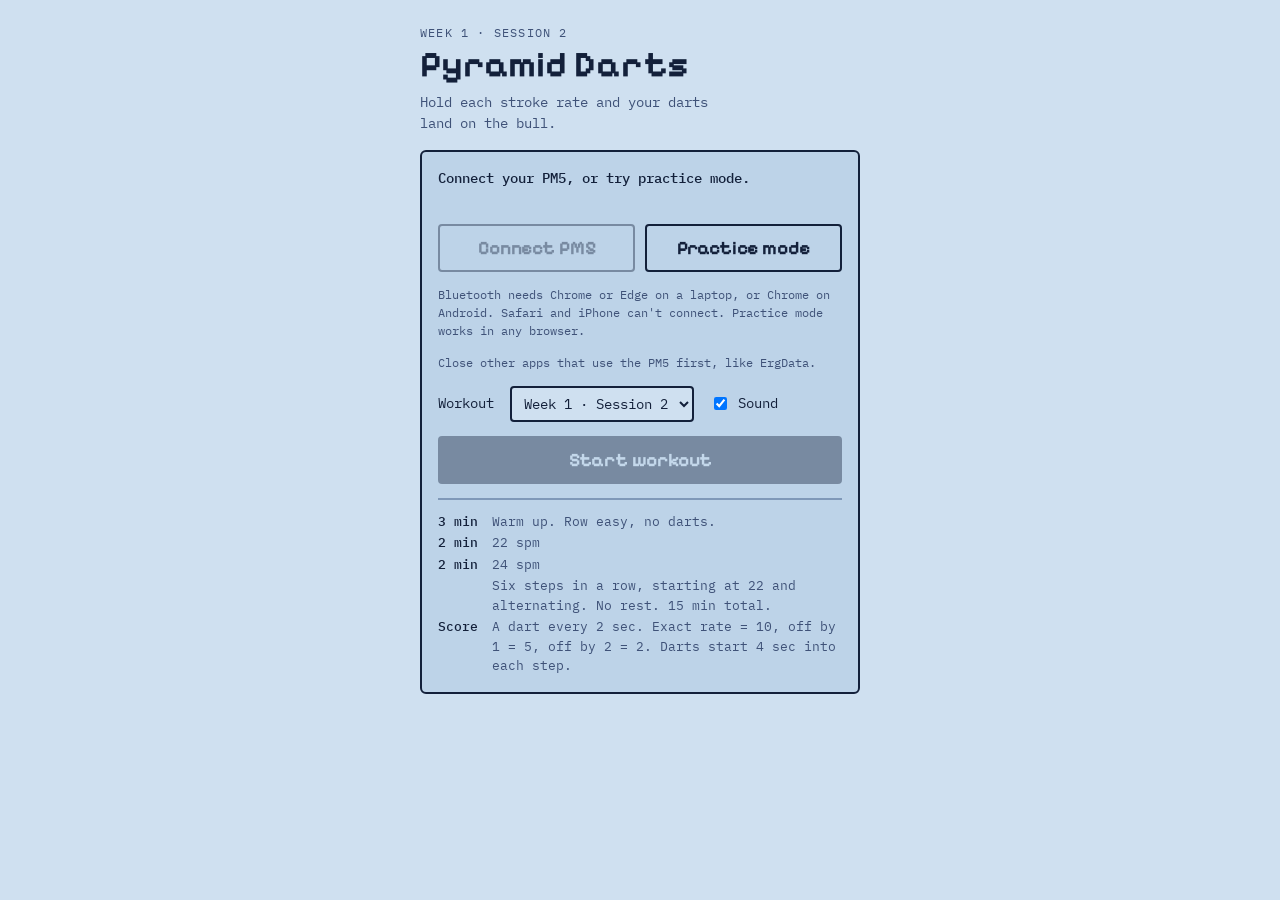
<file: pyramid-darts.html>
<!doctype html>
<html lang="en">
<head>
<meta charset="utf-8">
<meta name="viewport" content="width=device-width, initial-scale=1, viewport-fit=cover">
<title>Pyramid Darts</title>
<link rel="preconnect" href="https://fonts.googleapis.com">
<link rel="preconnect" href="https://fonts.gstatic.com" crossorigin>
<link href="https://fonts.googleapis.com/css2?family=IBM+Plex+Mono:wght@400;500&family=Pixelify+Sans:wght@500;700&display=swap" rel="stylesheet">
<style>
/* Layout: one narrow column that reads like the PM5 screen. The dart board is the hero. */
:root {
  --bg: #cfe0f0;
  --panel: #bdd3e8;
  --ink: #13203a;
  --ink-soft: #3f5278;
  --line: #7f98b8;
  --hit: #17623f;
  --miss: #9c3328;
  --btn: #13203a;
  --btn-ink: #cfe0f0;
  --font-display: 'Pixelify Sans', 'Courier New', monospace;
  --font-data: 'IBM Plex Mono', ui-monospace, 'SF Mono', Menlo, monospace;
  color-scheme: light;
}
@media (prefers-color-scheme: dark) {
  :root {
    --bg: #0e1a15;
    --panel: #15251d;
    --ink: #c6f0d2;
    --ink-soft: #86b394;
    --line: #3b5c49;
    --hit: #8ff0b4;
    --miss: #ff9a88;
    --btn: #c6f0d2;
    --btn-ink: #0e1a15;
    color-scheme: dark;
  }
}
* { box-sizing: border-box; }
html, body { margin: 0; }
body {
  background: var(--bg);
  color: var(--ink);
  font-family: var(--font-data);
  font-size: 14px;
  line-height: 1.5;
  padding-left: max(16px, env(safe-area-inset-left, 0px));
  padding-right: max(16px, env(safe-area-inset-right, 0px));
  padding-block: 24px;
}
.wrap { max-width: 440px; margin: 0 auto; display: flex; flex-direction: column; gap: 16px; }
h1, h2 { font-family: var(--font-display); font-weight: 700; margin: 0; text-wrap: balance; }
h1 { font-size: 36px; line-height: 1.05; }
h2 { font-size: 26px; }
.eyebrow { margin: 0 0 4px; font-size: 12px; letter-spacing: 0.1em; text-transform: uppercase; color: var(--ink-soft); }
.lede { margin: 8px 0 0; color: var(--ink-soft); max-width: 36ch; }
.panel { border: 2px solid var(--ink); background: var(--panel); border-radius: 6px; padding: 16px; display: flex; flex-direction: column; gap: 14px; }
.panel[hidden] { display: none; }
.row { display: flex; gap: 10px; flex-wrap: wrap; }
.row > * { flex: 1 1 140px; }
.status { margin: 0; font-weight: 500; min-height: 3em; }
.note { margin: 0; font-size: 12px; color: var(--ink-soft); }
.btn {
  font-family: var(--font-display); font-weight: 700; font-size: 19px;
  min-height: 48px; padding: 10px 16px; border: 2px solid var(--ink); border-radius: 4px;
  background: transparent; color: var(--ink); cursor: pointer;
}
.btn.primary { background: var(--btn); color: var(--btn-ink); }
.btn:not(:disabled):hover { background: var(--ink); color: var(--bg); }
.btn:disabled { opacity: 0.4; cursor: not-allowed; }
.btn:focus-visible, select:focus-visible, input:focus-visible { outline: 3px solid var(--ink); outline-offset: 3px; }
.fields { display: flex; flex-wrap: wrap; align-items: center; gap: 10px 16px; }
select { font: inherit; background: var(--bg); color: var(--ink); border: 2px solid var(--ink); border-radius: 4px; padding: 6px 8px; }
.check { display: flex; align-items: center; gap: 8px; }
.plan { margin: 0; padding: 12px 0 0; border-top: 2px solid var(--line); display: grid; grid-template-columns: auto 1fr; gap: 2px 14px; font-size: 13px; }
.plan dt { font-weight: 500; font-variant-numeric: tabular-nums; }
.plan dd { margin: 0; color: var(--ink-soft); }
.live { margin: 0; font-weight: 500; }
.live strong { font-family: var(--font-display); font-size: 22px; }

.hud { display: grid; grid-template-columns: repeat(3, 1fr); gap: 8px; }
.cell { min-width: 0; }
.label { font-size: 11px; letter-spacing: 0.1em; text-transform: uppercase; color: var(--ink-soft); }
.value { font-family: var(--font-display); font-weight: 700; font-size: 34px; line-height: 1.1; font-variant-numeric: tabular-nums; }
.phase-label { font-family: var(--font-display); font-weight: 700; font-size: 30px; line-height: 1.1; }
.phase-sub { margin: 2px 0 0; color: var(--ink-soft); font-size: 13px; }
.board-wrap { border: 2px solid var(--ink); border-radius: 4px; background: var(--bg); }
#board { display: block; width: 100%; aspect-ratio: 1 / 1; }
.readout { display: grid; grid-template-columns: 1fr 1fr; gap: 8px; }
.big { font-family: var(--font-display); font-weight: 700; font-size: 64px; line-height: 1; font-variant-numeric: tabular-nums; }
.big small { font-size: 16px; font-weight: 500; color: var(--ink-soft); }
.delta { font-family: var(--font-display); font-weight: 700; font-size: 22px; min-height: 1.3em; }
.delta.hit { color: var(--hit); }
.practice { display: flex; gap: 10px; align-items: center; }
.practice[hidden] { display: none; }
.practice .btn { flex: 1; }
.practice span { flex: 2; text-align: center; font-size: 12px; color: var(--ink-soft); }
.results-list { margin: 0; padding: 0; list-style: none; display: flex; flex-direction: column; gap: 4px; font-variant-numeric: tabular-nums; }
</style>
</head>
<body>
<main class="wrap">
  <header>
    <p class="eyebrow" id="eyebrow">Week 1 · Session 2</p>
    <h1>Pyramid Darts</h1>
    <p class="lede">Hold each stroke rate and your darts land on the bull.</p>
  </header>

  <!-- SETUP -->
  <section id="setup" class="panel">
    <p id="status" class="status">Connect your PM5, or try practice mode.</p>
    <div class="row">
      <button id="btn-connect" class="btn" type="button">Connect PM5</button>
      <button id="btn-practice" class="btn" type="button">Practice mode</button>
    </div>
    <p id="support" class="note" hidden>Bluetooth needs Chrome or Edge on a laptop, or Chrome on Android. Safari and iPhone can't connect. Practice mode works in any browser.</p>
    <p class="note">Close other apps that use the PM5 first, like ErgData.</p>
    <p id="live" class="live" hidden>Live stroke rate: <strong id="live-n">0</strong> spm</p>
    <div class="fields">
      <label for="workout">Workout</label>
      <select id="workout">
        <option value="w1s2" selected>Week 1 · Session 2</option>
        <option value="w1s1">Week 1 · Session 1</option>
      </select>
      <span id="rounds-field" hidden>
        <label for="rounds">Pyramids</label>
        <select id="rounds">
          <option>1</option><option>2</option><option>3</option><option selected>4</option><option>5</option><option>6</option>
        </select>
      </span>
      <label class="check" for="sound"><input type="checkbox" id="sound" checked> Sound</label>
    </div>
    <button id="btn-start" class="btn primary" type="button" disabled>Start workout</button>
    <dl class="plan" id="plan"></dl>
  </section>

  <!-- GAME -->
  <section id="game" class="panel" hidden>
    <div class="hud">
      <div class="cell"><div class="label">Score</div><div class="value" id="h-score">0</div></div>
      <div class="cell"><div class="label">Step left</div><div class="value" id="h-time">0:00</div></div>
      <div class="cell"><div class="label" id="h-round-label">Interval</div><div class="value" id="h-round">–</div></div>
    </div>
    <div>
      <div class="phase-label" id="phase-label">GET READY</div>
      <p class="phase-sub" id="phase-sub"></p>
    </div>
    <div class="board-wrap"><canvas id="board" role="img" aria-label="Dart board. Your stroke rate moves the crosshair up when you are too fast and down when you are too slow."></canvas></div>
    <div class="readout">
      <div><div class="label">Target</div><div class="big"><span id="r-target">–</span> <small>spm</small></div></div>
      <div><div class="label">You</div><div class="big"><span id="r-you">0</span> <small>spm</small></div></div>
    </div>
    <div class="delta" id="delta" aria-live="polite"></div>
    <div class="practice" id="practice" hidden>
      <button class="btn" id="btn-down" type="button" aria-label="Lower stroke rate">−</button>
      <span>Practice: use the arrow keys or these buttons to set your rate.</span>
      <button class="btn" id="btn-up" type="button" aria-label="Raise stroke rate">+</button>
    </div>
    <p class="note" id="link"></p>
    <div class="row">
      <button id="btn-skip" class="btn" type="button" hidden>Skip warm-up</button>
      <button id="btn-end" class="btn" type="button">End workout</button>
    </div>
  </section>

  <!-- RESULTS -->
  <section id="results" class="panel" hidden>
    <h2>Workout done</h2>
    <div class="hud">
      <div class="cell"><div class="label">Score</div><div class="value" id="f-score">0</div></div>
      <div class="cell"><div class="label">On target</div><div class="value" id="f-pct">0%</div></div>
      <div class="cell"><div class="label">Bulls</div><div class="value" id="f-bulls">0</div></div>
    </div>
    <ul class="results-list" id="f-by"></ul>
    <p class="note">On target means within 1 stroke per minute of the goal.</p>
    <button id="btn-again" class="btn primary" type="button">Row again</button>
  </section>
</main>

<script>
(function () {
  'use strict';
  var $ = function (id) { return document.getElementById(id); };

  // ---- Concept2 PM5 Bluetooth ids (rowing service) ----
  var SVC = 'ce060030-43e5-11e4-916c-0800200c9a66';
  var CH_ADD1 = 'ce060032-43e5-11e4-916c-0800200c9a66';   // additional status 1: stroke rate is byte 5
  var CH_SAMPLE = 'ce060034-43e5-11e4-916c-0800200c9a66'; // how often status is sent

  // ---- Workouts ----
  var STEPS = [[90, 24], [60, 26], [30, 28]]; // W1S1: seconds, strokes per minute
  var REST = 30, READY = 5, SETTLE = 4, GAP = 2;
  var WARM = 180, INTERVAL = 120;             // W1S2: 3 min warm-up, six 2 min steps

  var INFO = {
    w1s2: {
      eyebrow: 'Week 1 · Session 2',
      plan: [
        ['3 min', 'Warm up. Row easy, no darts.'],
        ['2 min', '22 spm'], ['2 min', '24 spm'],
        ['', 'Six steps in a row, starting at 22 and alternating. No rest. 15 min total.'],
        ['Score', 'A dart every 2 sec. Exact rate = 10, off by 1 = 5, off by 2 = 2. Darts start 4 sec into each step.']
      ]
    },
    w1s1: {
      eyebrow: 'Week 1 · Session 1',
      plan: [
        ['90 sec', '24 spm'], ['60 sec', '26 spm'], ['30 sec', '28 spm'],
        ['30 sec', 'Rest between pyramids'],
        ['Score', 'A dart every 2 sec. Exact rate = 10, off by 1 = 5, off by 2 = 2. Darts start 4 sec into each step.']
      ]
    }
  };

  function buildTimeline(key, rounds) {
    var t = [], i;
    if (key === 'w1s2') {
      t.push({ kind: 'warm', len: WARM });
      for (i = 0; i < 6; i++) t.push({ kind: 'row', len: INTERVAL, spm: i % 2 === 0 ? 22 : 24, round: i + 1 });
      return t;
    }
    t.push({ kind: 'ready', len: READY, spm: STEPS[0][1] });
    for (var r = 1; r <= rounds; r++) {
      STEPS.forEach(function (s) { t.push({ kind: 'row', len: s[0], spm: s[1], round: r }); });
      if (r < rounds) t.push({ kind: 'rest', len: REST, round: r });
    }
    return t;
  }

  // ---- State ----
  var mode = null;          // 'pm5' or 'practice'
  var spm = 0;              // current stroke rate
  var practiceSpm = 20;
  var running = false, rafId = 0, t0 = 0, total = 0;
  var timeline = [], rounds = 4, roundsTotal = 6, wkey = 'w1s2', lastPhase = -1, lastSec = -1;
  var darts = [], popups = [], aimErr = 0, stats = null;
  var audio = null, wake = null, pmName = '';

  // ---- Helpers ----
  function setText(el, s) { if (el.textContent !== s) el.textContent = s; }
  function fmt(sec) { var m = Math.floor(sec / 60), s = sec % 60; return m + ':' + (s < 10 ? '0' : '') + s; }
  function show(id) { ['setup', 'game', 'results'].forEach(function (k) { $(k).hidden = (k !== id); }); }
  function status(msg) { $('status').textContent = msg; }

  // ---- Sound ----
  function beep(freq, dur, vol) {
    if (!audio || !$('sound').checked) return;
    dur = dur || 0.12; vol = vol || 0.15;
    var o = audio.createOscillator(), g = audio.createGain(), t = audio.currentTime;
    o.type = 'square'; o.frequency.value = freq;
    o.connect(g); g.connect(audio.destination);
    g.gain.setValueAtTime(vol, t);
    g.gain.exponentialRampToValueAtTime(0.001, t + dur);
    o.start(t); o.stop(t + dur + 0.02);
  }
  var NOTE = { 22: 466, 24: 523, 26: 587, 28: 659 };

  // ---- PM5 connection ----
  function onDrop() {
    if (mode === 'pm5') {
      spm = 0;
      setText($('link'), 'PM5 connection lost. Reconnect from the start screen.');
      status('PM5 disconnected. Press Connect PM5 to try again.');
      $('btn-start').disabled = true;
      $('live').hidden = true;
      mode = null;
    }
  }

  async function connectPM5() {
    status('Pick your PM5 from the list. Wake it up first by pulling the handle.');
    var dev = await navigator.bluetooth.requestDevice({
      filters: [{ namePrefix: 'PM5' }],
      optionalServices: [SVC]
    });
    dev.addEventListener('gattserverdisconnected', onDrop);
    var server = await dev.gatt.connect();
    var svc = await server.getPrimaryService(SVC);
    try {
      var sr = await svc.getCharacteristic(CH_SAMPLE);
      await sr.writeValue(new Uint8Array([1])); // ask for updates about twice a second
    } catch (e) { /* default rate still works */ }
    var ch = await svc.getCharacteristic(CH_ADD1);
    ch.addEventListener('characteristicvaluechanged', function (ev) {
      var v = ev.target.value;
      if (v.byteLength > 5) {
        spm = v.getUint8(5);
        setText($('live-n'), String(spm));
      }
    });
    await ch.startNotifications();
    pmName = dev.name || 'PM5';
    mode = 'pm5';
    spm = 0;
    status('Connected to ' + pmName + '. Pull the handle and check the live rate below.');
    $('live').hidden = false;
    $('btn-start').disabled = false;
  }

  $('btn-connect').addEventListener('click', async function () {
    try { await connectPM5(); }
    catch (e) {
      if (e && e.name === 'NotFoundError') status('No PM5 picked. Press Connect PM5 to try again.');
      else status('Could not connect: ' + (e && e.message ? e.message : e) + ' If another app is connected to the PM5, close it and try again.');
    }
  });

  $('btn-practice').addEventListener('click', function () {
    mode = 'practice';
    practiceSpm = 20; spm = practiceSpm;
    $('live').hidden = true;
    status('Practice mode. You set your own rate with the arrow keys.');
    $('btn-start').disabled = false;
  });

  if (!navigator.bluetooth) {
    $('support').hidden = false;
    $('btn-connect').disabled = true;
  }

  // ---- Practice controls ----
  function nudge(d) {
    if (mode !== 'practice') return;
    practiceSpm = Math.max(0, Math.min(50, practiceSpm + d));
    spm = practiceSpm;
  }
  $('btn-up').addEventListener('click', function () { nudge(1); });
  $('btn-down').addEventListener('click', function () { nudge(-1); });
  document.addEventListener('keydown', function (e) {
    if (!running) return;
    if (e.key === 'ArrowUp') { e.preventDefault(); nudge(1); }
    if (e.key === 'ArrowDown') { e.preventDefault(); nudge(-1); }
  });

  // ---- Canvas ----
  var cv = $('board'), ctx = cv.getContext('2d'), size = 0;
  var C = {};
  function readColors() {
    var cs = getComputedStyle(document.documentElement);
    ['bg', 'panel', 'ink', 'ink-soft', 'line', 'hit', 'miss'].forEach(function (k) { C[k] = cs.getPropertyValue('--' + k).trim(); });
  }
  readColors();
  window.matchMedia('(prefers-color-scheme: dark)').addEventListener('change', readColors);
  function fit() {
    var s = Math.round(cv.getBoundingClientRect().width);
    if (!s || s === size) return;
    size = s;
    var dpr = window.devicePixelRatio || 1;
    cv.width = s * dpr; cv.height = s * dpr;
    ctx.setTransform(dpr, 0, 0, dpr, 0, 0);
  }
  new ResizeObserver(fit).observe(cv);
  var EASE = window.matchMedia('(prefers-reduced-motion: reduce)').matches ? 1 : 0.25;

  function draw(p, now, inPhase) {
    fit();
    var s = size; if (!s) return;
    ctx.clearRect(0, 0, s, s);
    var cx = s / 2, cy = s / 2, R = (s / 2) * 0.84, u = R / 3.5;
    var resting = p.kind === 'rest' || p.kind === 'warm';

    // rings: 3.5 / 2.5 / 1.5 / 0.5 spm from the goal
    ctx.globalAlpha = resting ? 0.3 : 1;
    ctx.lineWidth = 2; ctx.strokeStyle = C.ink;
    [3.5, 2.5, 1.5, 0.5].forEach(function (r) { ctx.beginPath(); ctx.arc(cx, cy, r * u, 0, Math.PI * 2); ctx.stroke(); });
    ctx.fillStyle = C.ink; ctx.globalAlpha = resting ? 0.08 : 0.18;
    ctx.beginPath(); ctx.arc(cx, cy, 0.5 * u, 0, Math.PI * 2); ctx.fill();

    // labels
    ctx.globalAlpha = 1;
    ctx.fillStyle = C['ink-soft'];
    ctx.font = "500 11px 'IBM Plex Mono', monospace";
    ctx.textAlign = 'center';
    ctx.fillText('▲ TOO FAST', cx, 16);
    ctx.fillText('▼ TOO SLOW', cx, s - 8);
    ctx.fillText('5', cx + 1.0 * u, cy + 4);
    ctx.fillText('2', cx + 2.0 * u, cy + 4);

    if (resting) {
      ctx.fillStyle = C.ink;
      ctx.font = "700 34px 'Pixelify Sans', monospace";
      if (p.kind === 'warm') {
        ctx.fillText('WARM UP', cx, cy - 14);
        ctx.font = "700 30px 'Pixelify Sans', monospace";
        ctx.fillText(spm + ' spm', cx, cy + 24);
        ctx.fillStyle = C['ink-soft'];
        ctx.font = "500 12px 'IBM Plex Mono', monospace";
        ctx.fillText('darts start in ' + fmt(Math.ceil(p.len - inPhase)), cx, cy + 50);
      } else {
        ctx.fillText('REST', cx, cy + 12);
      }
      return;
    }

    // stuck darts (newest last), older ones fade
    var recent = darts.slice(-14);
    recent.forEach(function (d, i) {
      var a = 0.3 + 0.7 * ((i + 1) / recent.length);
      var px = cx + d.ux * u, py = cy - d.uy * u;
      ctx.globalAlpha = a; ctx.lineWidth = 2;
      ctx.beginPath(); ctx.arc(px, py, 5, 0, Math.PI * 2);
      if (d.pts > 0) { ctx.fillStyle = C.hit; ctx.fill(); ctx.strokeStyle = C.ink; ctx.stroke(); }
      else { ctx.strokeStyle = C.miss; ctx.stroke(); }
    });
    ctx.globalAlpha = 1;

    // point popups
    popups = popups.filter(function (q) { return now - q.born < 1200; });
    popups.forEach(function (q) {
      var age = (now - q.born) / 1200;
      ctx.globalAlpha = 1 - age;
      ctx.fillStyle = q.pts > 0 ? C.hit : C.miss;
      ctx.font = "700 18px 'Pixelify Sans', monospace";
      ctx.textAlign = 'left';
      ctx.fillText('+' + q.pts, cx + q.ux * u + 9, cy - q.uy * u - 9 - age * 10);
    });
    ctx.globalAlpha = 1;

    // live crosshair: up means too fast, down means too slow
    var target = Math.max(-4.3, Math.min(4.3, spm - p.spm));
    aimErr += (target - aimErr) * EASE;
    var ay = cy - aimErr * u;
    ctx.strokeStyle = C.ink; ctx.lineWidth = 2;
    ctx.setLineDash(p.kind === 'row' && inPhase < SETTLE ? [3, 3] : []);
    ctx.beginPath(); ctx.arc(cx, ay, 10, 0, Math.PI * 2); ctx.stroke();
    ctx.setLineDash([]);
    ctx.beginPath();
    ctx.moveTo(cx - 16, ay); ctx.lineTo(cx + 16, ay);
    ctx.moveTo(cx, ay - 16); ctx.lineTo(cx, ay + 16);
    ctx.stroke();
  }

  // ---- Darts ----
  function throwDart(p, now) {
    var err = spm - p.spm, a = Math.abs(err);
    var pts = a === 0 ? 10 : a === 1 ? 5 : a === 2 ? 2 : 0;
    var r = a === 0 ? Math.random() * 0.3 : Math.min(a, 4.2);
    var ang;
    if (err > 0) ang = (20 + Math.random() * 140) * Math.PI / 180;
    else if (err < 0) ang = (200 + Math.random() * 140) * Math.PI / 180;
    else ang = Math.random() * Math.PI * 2;
    var d = { ux: r * Math.cos(ang), uy: r * Math.sin(ang), pts: pts, born: now };
    darts.push(d); popups.push(d);
    stats.score += pts; stats.darts++;
    if (a <= 1) stats.on++;
    if (a === 0) stats.bulls++;
    var b = stats.by[p.spm]; b.n++; if (a <= 1) b.on++;
    if (pts === 10) beep(988, 0.08, 0.1);
  }

  // ---- Phase change ----
  function nextText(i) {
    var n = timeline[i + 1];
    if (!n) return 'Last step';
    if (n.kind === 'row') return 'Next: ' + n.spm + ' spm for ' + n.len + 's';
    if (n.kind === 'rest') return 'Next: rest ' + n.len + 's';
    return '';
  }
  function onPhase(p, i) {
    lastSec = -1;
    if (p.kind === 'ready') {
      setText($('phase-label'), 'GET READY');
      setText($('phase-sub'), 'Start rowing. First up: ' + p.spm + ' spm');
      setText($('h-round'), '–');
    } else if (p.kind === 'warm') {
      setText($('phase-label'), 'WARM UP');
      setText($('phase-sub'), 'Row easy for 3 min · ' + nextText(i));
      setText($('h-round'), '–');
      beep(392, 0.25, 0.15);
    } else if (p.kind === 'row') {
      setText($('phase-label'), 'ROW AT ' + p.spm);
      setText($('phase-sub'), p.len + 's · ' + nextText(i));
      setText($('h-round'), p.round + '/' + roundsTotal);
      beep(NOTE[p.spm] || 523, 0.25, 0.15);
    } else {
      setText($('phase-label'), 'REST');
      setText($('phase-sub'), nextText(i));
      setText($('h-round'), p.round + '/' + rounds);
      beep(262, 0.3, 0.15);
    }
  }

  // ---- Main loop ----
  function frame(now) {
    if (!running) return;
    var el = (now - t0) / 1000;
    if (el >= total) { finish(); return; }
    var i = 0;
    while (i < timeline.length - 1 && el >= timeline[i].start + timeline[i].len) i++;
    var p = timeline[i], inPhase = el - p.start;
    if (i !== lastPhase) { lastPhase = i; onPhase(p, i); }

    if (p.kind === 'row' && inPhase >= SETTLE) {
      var k = Math.floor((inPhase - SETTLE) / GAP);
      if (k > p.thrown) { p.thrown = k; throwDart(p, now); }
    }

    var left = Math.ceil(p.len - inPhase);
    if (left !== lastSec) {
      lastSec = left;
      if (left >= 1 && left <= 3 && i < timeline.length - 1) beep(784, 0.06, 0.08);
    }

    setText($('h-score'), String(stats.score));
    setText($('h-time'), fmt(left));
    setText($('r-target'), (p.kind === 'rest' || p.kind === 'warm') ? '–' : String(p.spm));
    setText($('r-you'), String(spm));

    var d = $('delta'), txt = '', hit = false;
    if (p.kind === 'rest') txt = 'Breathe';
    else if (p.kind === 'warm') txt = 'Row easy';
    else if (p.kind === 'ready') txt = 'Start rowing';
    else if (spm === 0) txt = 'Waiting for strokes';
    else {
      var err = spm - p.spm;
      if (err === 0) { txt = 'On the bull'; hit = true; }
      else if (err > 0) txt = 'Slow down ' + err;
      else txt = 'Speed up ' + (-err);
    }
    setText(d, txt);
    d.classList.toggle('hit', hit);

    $('btn-skip').hidden = (p.kind !== 'warm');
    draw(p, now, inPhase);
    rafId = requestAnimationFrame(frame);
  }

  // ---- Start / finish ----
  async function lock() { try { wake = await navigator.wakeLock.request('screen'); } catch (e) { wake = null; } }
  function unlock() { try { if (wake) wake.release(); } catch (e) { } wake = null; }

  function start() {
    rounds = +$('rounds').value;
    wkey = $('workout').value;
    timeline = buildTimeline(wkey, rounds);
    roundsTotal = wkey === 'w1s2' ? 6 : rounds;
    setText($('h-round-label'), wkey === 'w1s2' ? 'Interval' : 'Pyramid');
    var acc = 0, by = {};
    timeline.forEach(function (p) {
      p.start = acc; p.thrown = -1; acc += p.len;
      if (p.kind === 'row' && !by[p.spm]) by[p.spm] = { n: 0, on: 0 };
    });
    total = acc;
    stats = { score: 0, darts: 0, on: 0, bulls: 0, by: by };
    darts = []; popups = []; aimErr = 0; lastPhase = -1; lastSec = -1;
    if (!audio) { try { audio = new (window.AudioContext || window.webkitAudioContext)(); } catch (e) { audio = null; } }
    if (audio && audio.state === 'suspended') audio.resume();
    $('practice').hidden = (mode !== 'practice');
    setText($('link'), mode === 'pm5' ? 'Reading stroke rate from ' + pmName : 'Practice mode. Rate is set by you.');
    show('game');
    lock();
    running = true;
    t0 = performance.now();
    rafId = requestAnimationFrame(frame);
  }

  function finish() {
    running = false; cancelAnimationFrame(rafId); unlock();
    if (stats.darts > 0) beep(1047, 0.35, 0.12);
    var pct = stats.darts ? Math.round(stats.on / stats.darts * 100) : 0;
    $('f-score').textContent = String(stats.score);
    $('f-pct').textContent = pct + '%';
    $('f-bulls').textContent = String(stats.bulls);
    var ul = $('f-by'); ul.innerHTML = '';
    Object.keys(stats.by).map(Number).sort(function (a, b) { return a - b; }).forEach(function (r) {
      var b = stats.by[r], li = document.createElement('li');
      li.textContent = r + ' spm: ' + (b.n ? Math.round(b.on / b.n * 100) + '% on target' : 'no darts') + ' (' + b.n + ' darts)';
      ul.appendChild(li);
    });
    show('results');
  }

  function showPlan() {
    var key = $('workout').value, info = INFO[key], dl = $('plan');
    $('eyebrow').textContent = info.eyebrow;
    $('rounds-field').hidden = (key !== 'w1s1');
    dl.innerHTML = '';
    info.plan.forEach(function (row) {
      var dt = document.createElement('dt'), dd = document.createElement('dd');
      dt.textContent = row[0]; dd.textContent = row[1];
      dl.appendChild(dt); dl.appendChild(dd);
    });
  }
  $('workout').addEventListener('change', showPlan);
  showPlan();

  $('btn-start').addEventListener('click', start);
  $('btn-end').addEventListener('click', finish);
  $('btn-skip').addEventListener('click', function () {
    if (running && timeline[1]) t0 = performance.now() - timeline[1].start * 1000;
  });
  $('btn-again').addEventListener('click', function () { show('setup'); });
})();
</script>
</body>
</html>
</file>
<file: style.css>
/* Layout: one narrow column that reads like the PM5 screen. The dart board is the hero. */
:root {
  --bg: #cfe0f0;
  --panel: #bdd3e8;
  --ink: #13203a;
  --ink-soft: #3f5278;
  --line: #7f98b8;
  --hit: #17623f;
  --miss: #9c3328;
  --btn: #13203a;
  --btn-ink: #cfe0f0;
  --font-display: 'JetBrains Mono', ui-monospace, 'Courier New', monospace;
  --font-data: 'IBM Plex Mono', ui-monospace, 'SF Mono', Menlo, monospace;
  color-scheme: light;
}
@media (prefers-color-scheme: dark) {
  :root {
    --bg: #0e1a15;
    --panel: #15251d;
    --ink: #c6f0d2;
    --ink-soft: #86b394;
    --line: #3b5c49;
    --hit: #8ff0b4;
    --miss: #ff9a88;
    --btn: #c6f0d2;
    --btn-ink: #0e1a15;
    color-scheme: dark;
  }
}
* { box-sizing: border-box; }
html, body { margin: 0; }
body {
  background: var(--bg);
  color: var(--ink);
  font-family: var(--font-data);
  font-size: 14px;
  line-height: 1.5;
  padding-left: max(16px, env(safe-area-inset-left, 0px));
  padding-right: max(16px, env(safe-area-inset-right, 0px));
  padding-block: 24px;
}
.wrap { max-width: 440px; margin: 0 auto; display: flex; flex-direction: column; gap: 16px; }
h1, h2 { font-family: var(--font-display); font-weight: 700; margin: 0; text-wrap: balance; }
h1 { font-size: 36px; line-height: 1.05; }
h2 { font-size: 26px; }
.eyebrow { margin: 0 0 4px; font-size: 12px; letter-spacing: 0.1em; text-transform: uppercase; color: var(--ink-soft); }
.lede { margin: 8px 0 0; color: var(--ink-soft); max-width: 36ch; }
.panel { border: 2px solid var(--ink); background: var(--panel); border-radius: 6px; padding: 16px; display: flex; flex-direction: column; gap: 14px; }
.panel[hidden] { display: none; }
.row { display: flex; gap: 10px; flex-wrap: wrap; }
.row > * { flex: 1 1 140px; }
.status { margin: 0; font-weight: 500; min-height: 3em; }
.note { margin: 0; font-size: 12px; color: var(--ink-soft); }
/* A button that looks like a text link, for small extras like Replay */
.link { font: inherit; color: var(--ink); background: none; border: 0; padding: 0; text-decoration: underline; cursor: pointer; }
.link:focus-visible { outline: 3px solid var(--ink); outline-offset: 2px; }
.btn {
  font-family: var(--font-display); font-weight: 700; font-size: 19px;
  min-height: 48px; padding: 10px 16px; border: 2px solid var(--ink); border-radius: 4px;
  background: transparent; color: var(--ink); cursor: pointer;
}
.btn.primary { background: var(--btn); color: var(--btn-ink); }
.btn:not(:disabled):hover { background: var(--ink); color: var(--bg); }
.btn:disabled { opacity: 0.4; cursor: not-allowed; }
.btn:focus-visible, select:focus-visible, input:focus-visible { outline: 3px solid var(--ink); outline-offset: 3px; }
select { font: inherit; background: var(--bg); color: var(--ink); border: 2px solid var(--ink); border-radius: 4px; padding: 6px 8px; }
/* Settings: full-width rows in a softly outlined list. The lighter "line" color and
   regular text keep them quieter than the buttons, so the main actions still come first. */
.group { display: flex; flex-direction: column; gap: 6px; }
.group .label { margin: 0; }
.menu .group { margin-top: 10px; } /* extra space under the action buttons */
.list { border: 2px solid var(--line); border-radius: 4px; }
/* Each row is one tap target, 56 px tall (guides ask for at least 44-48) */
.setting { display: flex; align-items: center; gap: 12px; min-height: 56px; padding-left: 12px; cursor: pointer; }
.setting + .setting { border-top: 2px solid var(--line); }
/* The menu fills the rest of its row, so most of the row opens it. No box: the row is the box. */
.setting select { flex: 1; align-self: stretch; min-width: 0; border: 0; background: transparent; padding: 0 12px; margin-right: 8px; text-align: right; text-align-last: right; cursor: pointer; }
/* Our own checkbox, like Figma: the built-in one is a solid black square in iPhone dark mode */
.setting input[type="checkbox"] {
  appearance: none; -webkit-appearance: none;
  width: 24px; height: 24px; margin: 0; flex: none; cursor: pointer;
  border: 2px solid var(--ink); border-radius: 4px; background: var(--bg);
  display: grid; place-items: center;
}
.setting input[type="checkbox"]:checked { background: var(--ink); }
/* The tick: the right and bottom borders of a small box, turned 45 degrees */
.setting input[type="checkbox"]:checked::after {
  content: ''; width: 6px; height: 12px; margin-top: -3px;
  border: solid var(--bg); border-width: 0 2.5px 2.5px 0; transform: rotate(45deg);
}
.plan { margin: 0; padding: 12px 0 0; border-top: 2px solid var(--line); display: grid; grid-template-columns: auto 1fr; gap: 2px 14px; font-size: 13px; }
.plan dt { font-weight: 500; font-variant-numeric: tabular-nums; }
.plan dd { margin: 0; color: var(--ink-soft); }
.resume { border: 2px solid var(--ink); border-radius: 4px; padding: 12px; display: flex; flex-direction: column; gap: 10px; }
.resume[hidden] { display: none; }
.resume .status { min-height: 0; }
.live { margin: 0; font-weight: 500; }
.live strong { font-family: var(--font-display); font-size: 22px; }

.hud { display: grid; grid-template-columns: repeat(3, 1fr); gap: 8px; }
/* Fills the screen, so pausing does not make it jump. Stops at 840 px (about the rowing view's
   height), so on a tall desktop window it does not stretch into empty space. */
#game { min-height: min(calc(100dvh - 48px), 840px); }
#game .hud { grid-template-columns: repeat(3, 1fr) auto; align-items: center; } /* 4th column: the pause button */
/* Square icon button, big enough to hit from the seat */
.btn.icon { width: 56px; height: 56px; padding: 0; display: grid; place-items: center; }
.btn.icon svg { width: 24px; height: 24px; fill: currentColor; }
.btn.icon .i-play, .btn.icon.is-paused .i-pause { display: none; }
.btn.icon.is-paused .i-play { display: block; }
.stack { display: flex; flex-direction: column; gap: 14px; }
.stack[hidden] { display: none; }
.menu .btn { min-height: 64px; }
@media (max-width: 400px) { #game .value { font-size: 28px; } } /* keeps "1:12" from overflowing next to the button */
.cell { min-width: 0; }
.label { font-size: 11px; letter-spacing: 0.1em; text-transform: uppercase; color: var(--ink-soft); }
.value { font-family: var(--font-display); font-weight: 700; font-size: 34px; line-height: 1.1; font-variant-numeric: tabular-nums; }
.phase-label { font-family: var(--font-display); font-weight: 700; font-size: 30px; line-height: 1.1; }
.phase-sub { margin: 2px 0 0; color: var(--ink-soft); font-size: 13px; }
.board-wrap { border: 2px solid var(--ink); border-radius: 4px; background: var(--bg); }
#board { display: block; width: 100%; aspect-ratio: 1 / 1; }
.readout { display: grid; grid-template-columns: 1fr 1fr; gap: 8px; }
.big { font-family: var(--font-display); font-weight: 700; font-size: 64px; line-height: 1; font-variant-numeric: tabular-nums; }
.big small { font-size: 16px; font-weight: 500; color: var(--ink-soft); }
.delta { font-family: var(--font-display); font-weight: 700; font-size: 22px; min-height: 1.3em; }
.delta.hit { color: var(--hit); }
/* The last stroke's power: watts on the right, and its curve underneath, tall enough to read from the seat */
.power { display: flex; flex-direction: column; gap: 6px; }
.power[hidden] { display: none; }
.power-head { display: flex; justify-content: space-between; align-items: baseline; gap: 8px; }
.watts { font-family: var(--font-display); font-weight: 700; font-size: 22px; font-variant-numeric: tabular-nums; }
.watts.low { color: var(--miss); } /* under the minimum; the words "push +17" say it too */
.curve-wrap { height: 96px; border: 2px solid var(--line); border-radius: 4px; background: var(--bg); }
#curve { display: block; width: 100%; height: 100%; }
/* With the power strip showing, the board shrinks so everything fits on one phone screen
   (no scrolling mid-row). 475 px is the rest of the rowing view. Tall screens keep the full board. */
#game:has(#power:not([hidden])) .board-wrap { width: min(100%, max(240px, calc(100dvh - 475px))); align-self: center; }
.practice { display: flex; gap: 10px; align-items: center; }
.practice[hidden] { display: none; }
.practice .btn { flex: 1; }
.practice span { flex: 2; text-align: center; font-size: 12px; color: var(--ink-soft); }
.results-list { margin: 0; padding: 0; list-style: none; display: flex; flex-direction: column; gap: 4px; font-variant-numeric: tabular-nums; }

/* ---- Landscape (a phone on its side, or a laptop) ----
   The board fills the left side at full height, and everything else stacks on the right, so
   nothing scrolls while rowing. While paused, the buttons take the board's place and the
   settings sit on the right. Only the rowing view changes; the start and results screens stay
   one narrow column. The :not([hidden]) parts keep these rules from showing hidden screens. */
@media (orientation: landscape) and (min-width: 640px) {
  body:has(#game:not([hidden])) { padding-block: 8px; }
  .wrap:has(#game:not([hidden])) { max-width: 1200px; }
  #game:not([hidden]) {
    /* The board is as tall as the screen allows. 44 px = page and panel padding plus borders.
       It stops at 58% of the width, so the numbers keep room, and at 760 px on big screens. */
    --board: min(calc(100dvh - 44px), 58vw, 760px);
    min-height: min(calc(100dvh - 16px), 804px); padding: 12px; /* can grow, so a tall pause menu scrolls instead of spilling out */
    /* The right column keeps at least 240 px: if space is tight (a phone with a notch on each
       side), the board gives up a little rather than the numbers running into each other */
    display: grid; grid-template-columns: minmax(0, var(--board)) minmax(240px, 1fr);
    grid-template-rows: repeat(9, auto) 1fr; /* rows for the right column; the last one takes what is left */
    column-gap: 20px; row-gap: 0;
  }
  /* The rowing view's box steps aside, so its board and numbers can go in different columns */
  #playing:not([hidden]) { display: contents; }
  /* min-width: 0 lets each item get narrower than its longest line, so text wraps inside the
     column instead of pushing past the panel's edge */
  #game > *, #playing > * { grid-column: 2; margin-bottom: 12px; min-width: 0; }
  #game .board-wrap, #game:has(#power:not([hidden])) .board-wrap, #game > #menu {
    grid-column: 1; grid-row: 1 / -1; width: 100%; align-self: start; margin: 0;
  }
  #game .menu .btn { min-height: 56px; } /* still a big target, and 4 buttons fit the phone's height */
  #game .menu .group { margin-top: 0; }
  /* The settings read as one list: no "Power" / "Sound" headings, the rows name themselves */
  #menu-settings { gap: 8px; }
  #menu-settings .group > .label { display: none; }
  .curve-wrap { height: 64px; } /* Pyramid Darts' power strip, shorter so it fits on the right */
}
/* A phone on its side is short, so drop what is not needed mid-row: the connection note and the
   practice hint text (the − / + buttons stay) */
@media (orientation: landscape) and (min-width: 640px) and (max-height: 500px) {
  #game #link, #game .practice span { display: none; }
  /* The right column is narrow here, so the top row wraps instead of squeezing: the pause button
     gets the whole first row (a wide target, easy to hit from the seat) and the three numbers
     share the row under it */
  #game .hud { grid-template-columns: repeat(3, 1fr); row-gap: 10px; }
  #game .hud .btn.icon { grid-column: 1 / -1; grid-row: 1; width: 100%; height: 48px; }
  #game .hud .value { font-size: 28px; }
  /* Tighter spacing, and "spm" sits under its number, so Target / You fit side by side */
  #game > *, #playing > * { margin-bottom: 8px; }
  #game .big { font-size: 56px; }
  #game .big small { display: block; line-height: 1.3; }
  /* Paused: Resume is the big button on the left, so the corner button steps aside, and the
     settings get the wider column so values like "Countdown + catch" fit */
  #game:has(#menu:not([hidden])) .hud .btn.icon { display: none; }
  #game:not([hidden]):has(#menu:not([hidden])) { grid-template-columns: minmax(0, 1fr) minmax(0, 1.3fr); }
}
</file>
